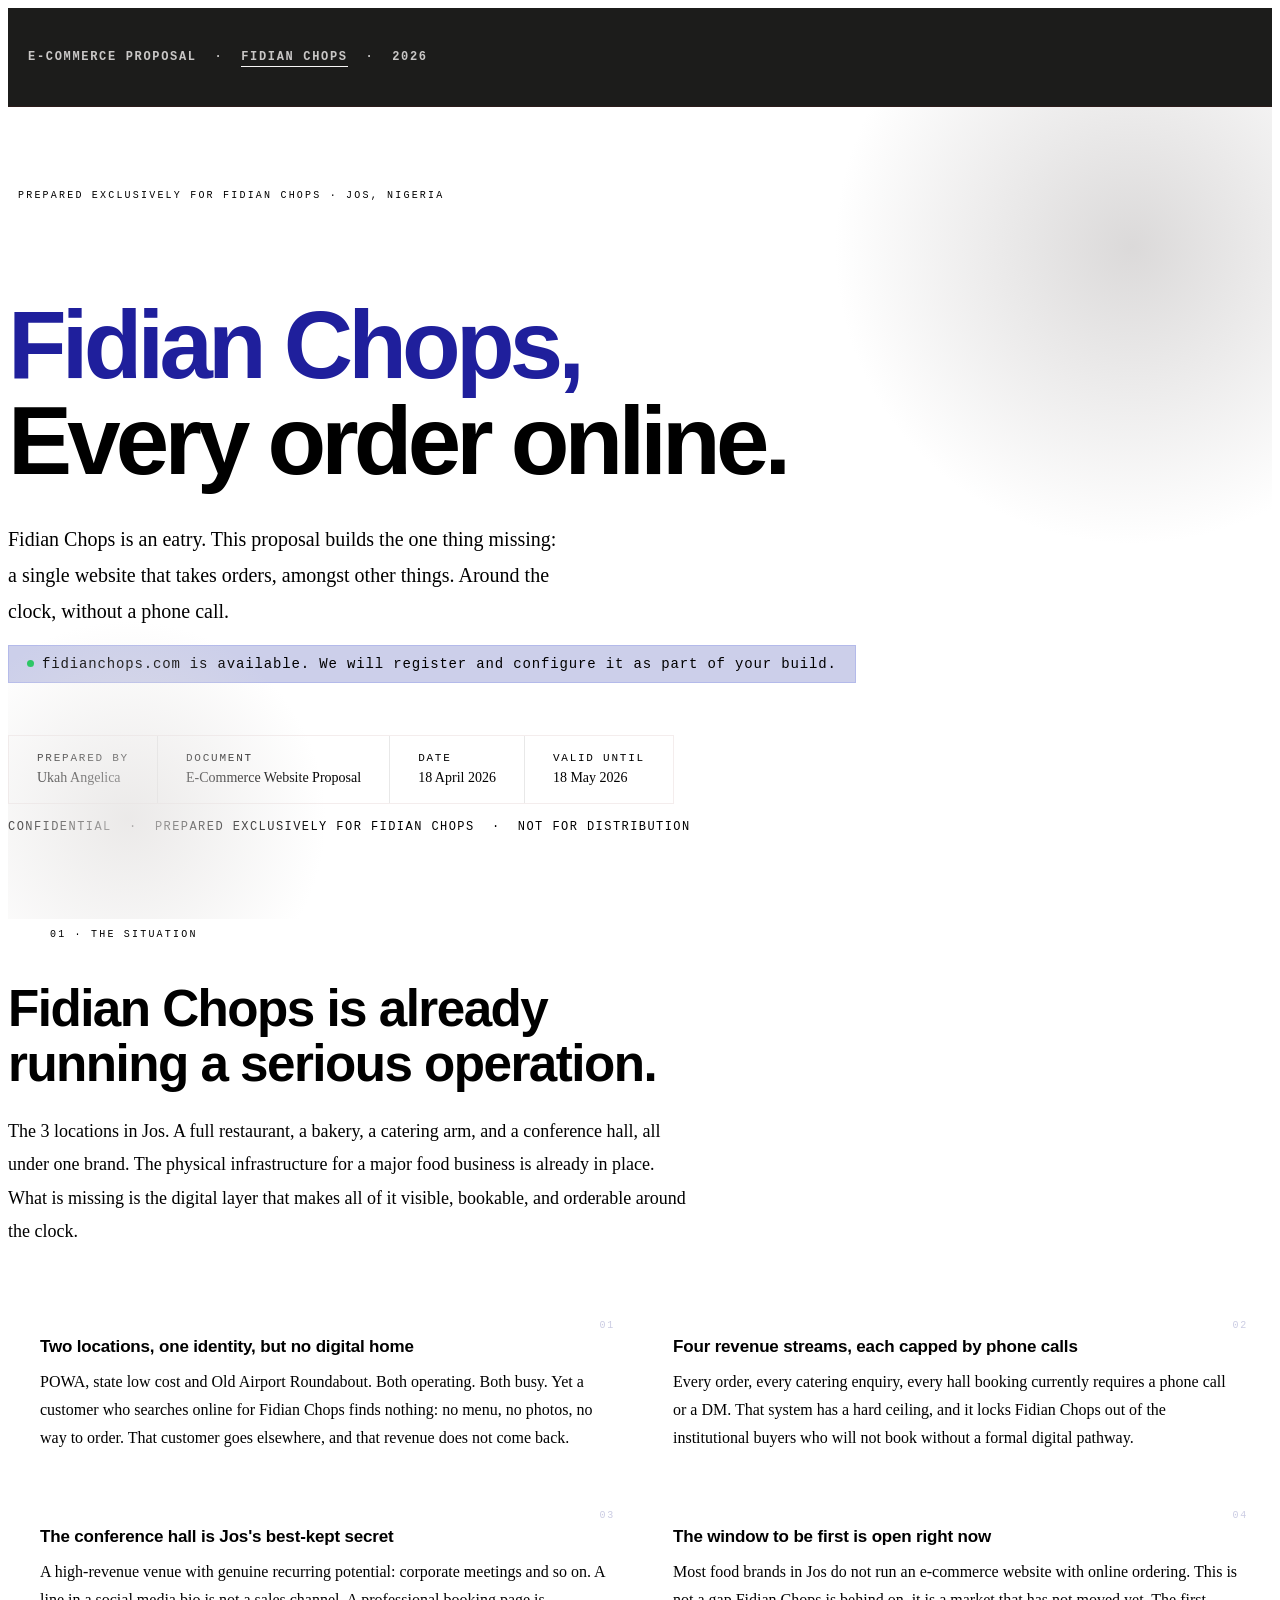
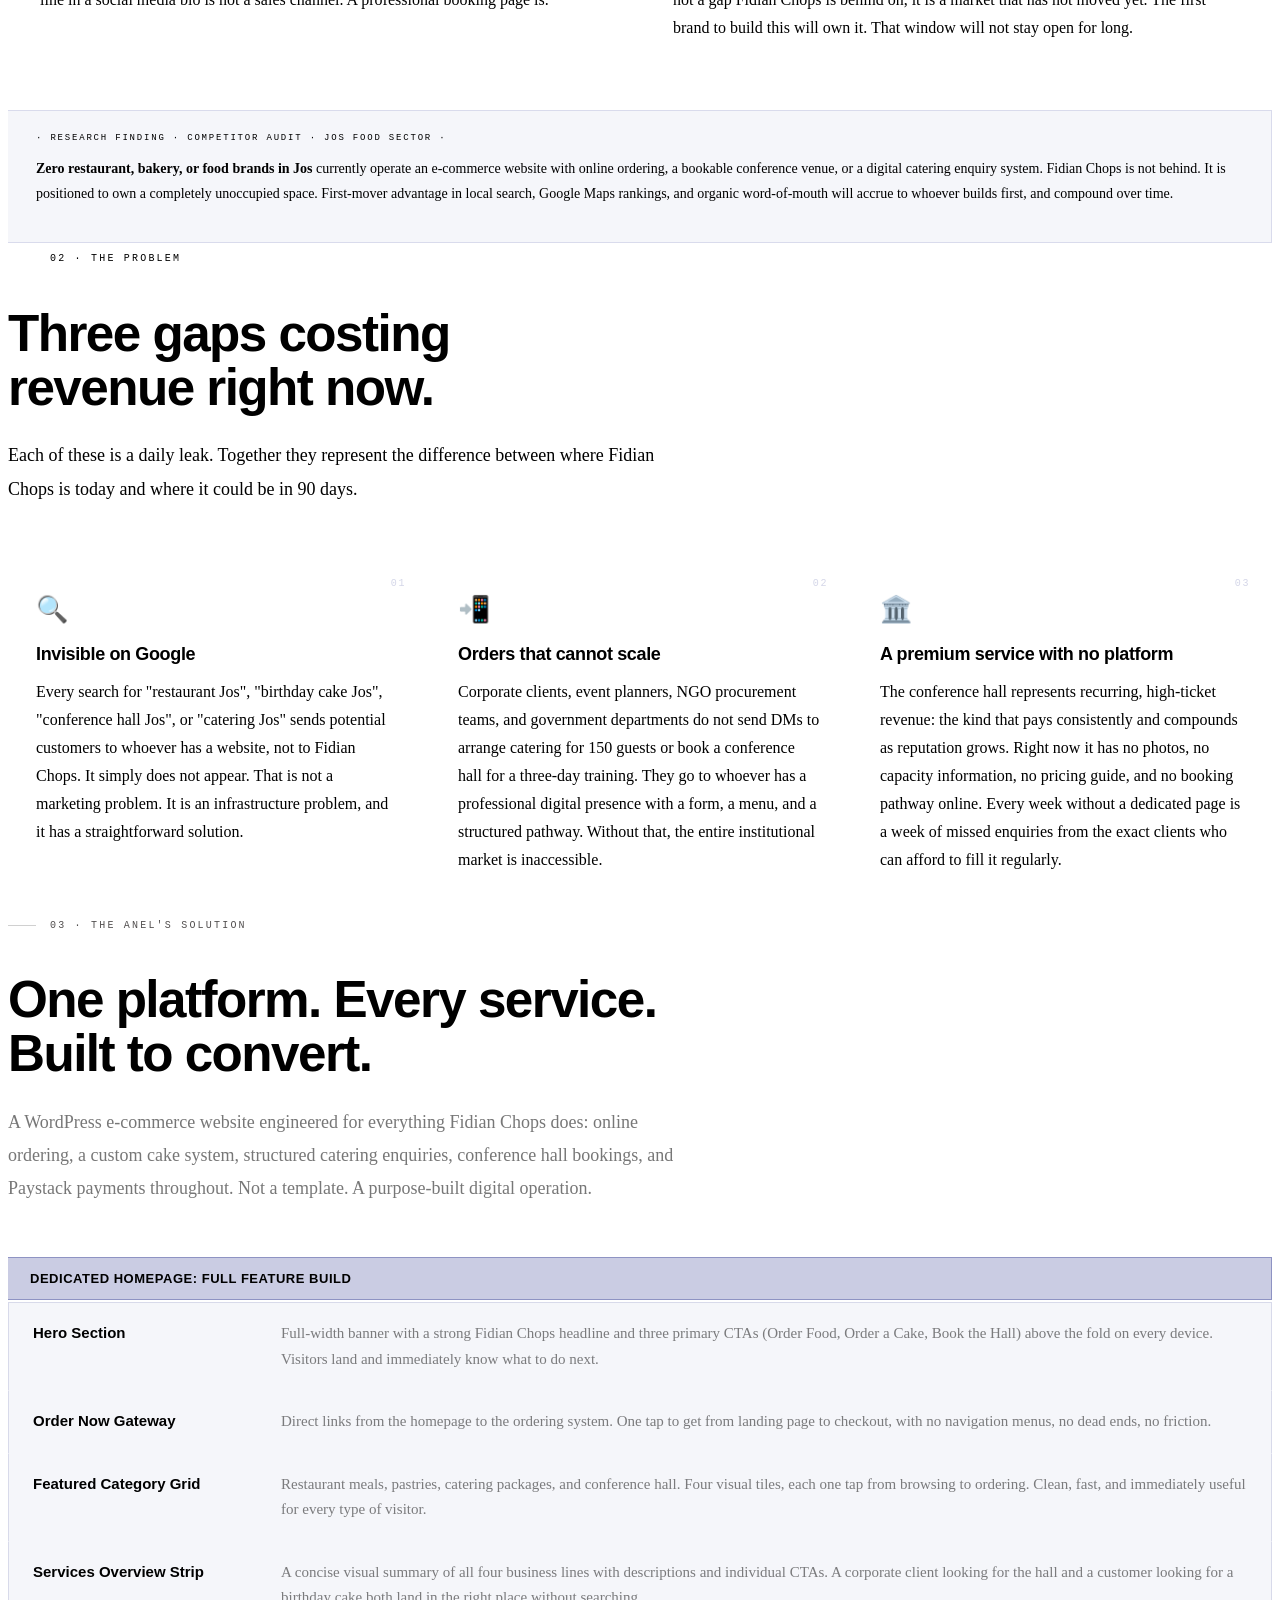
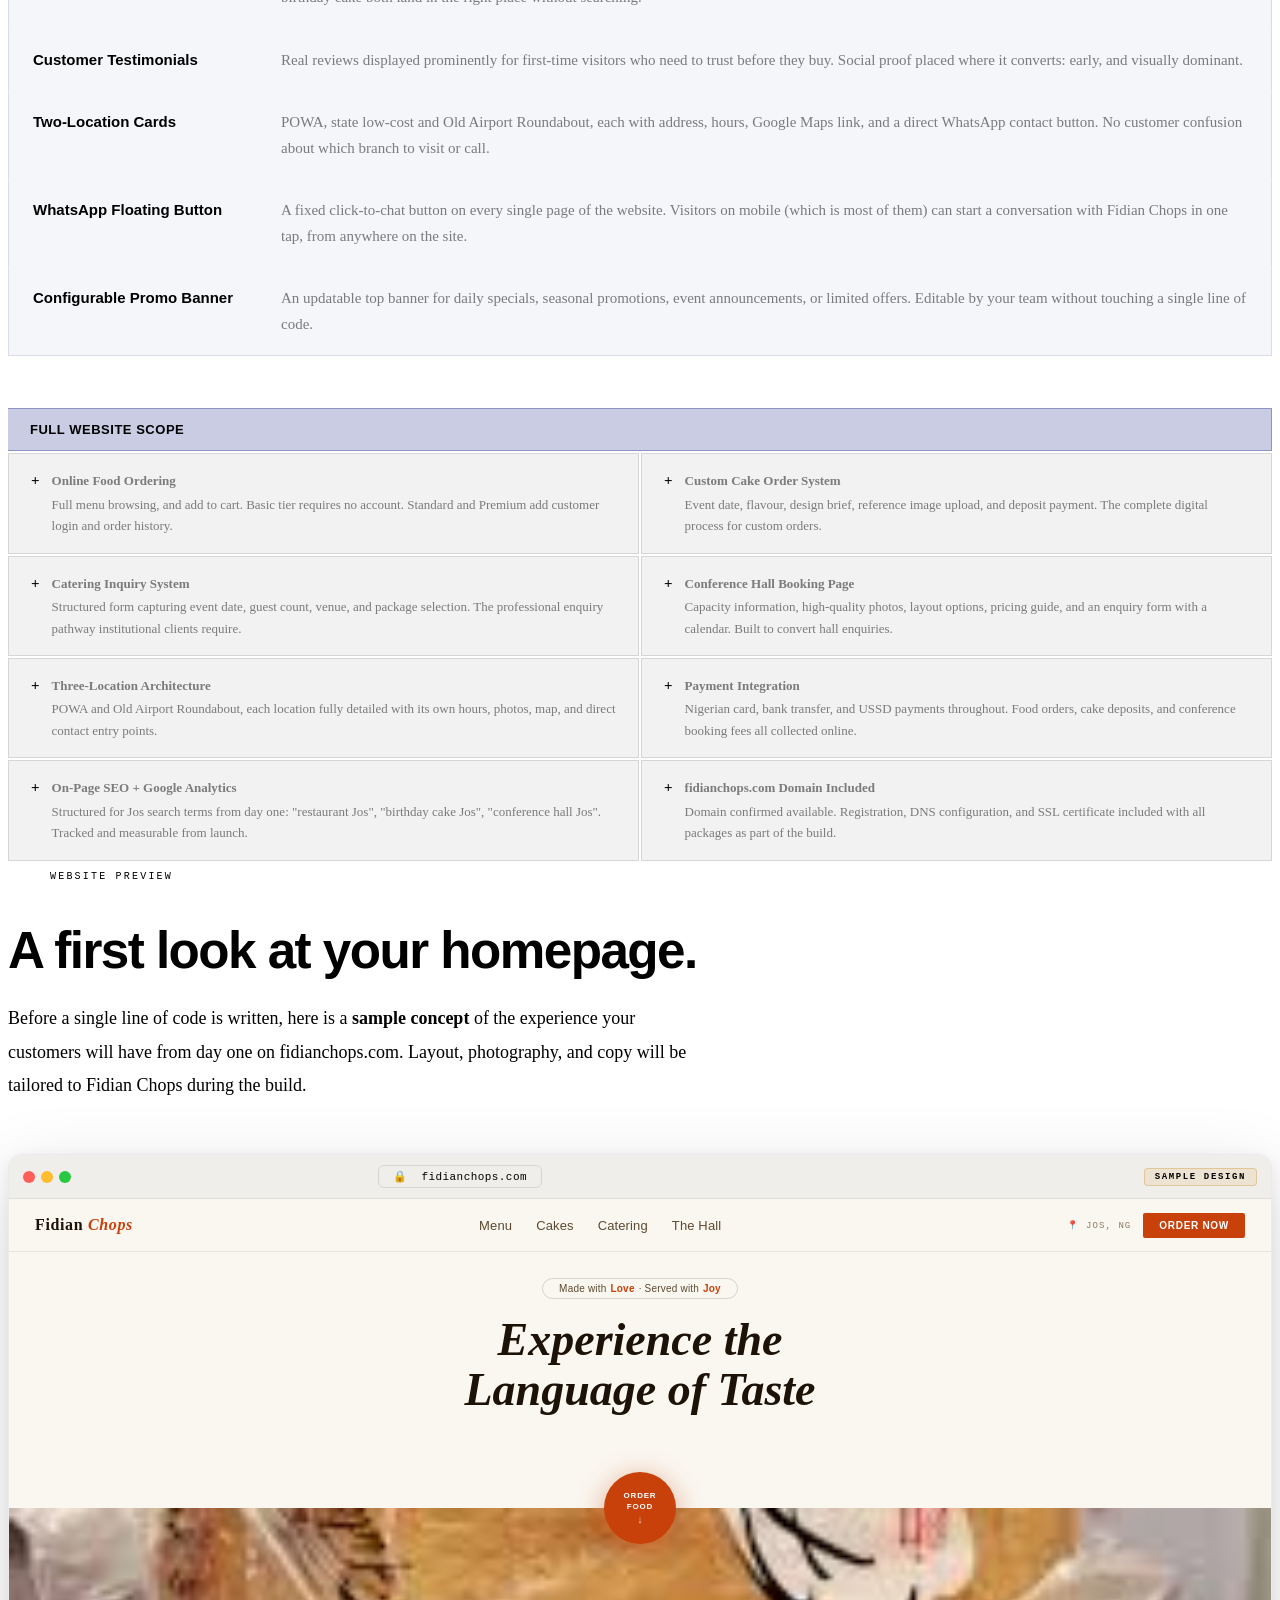
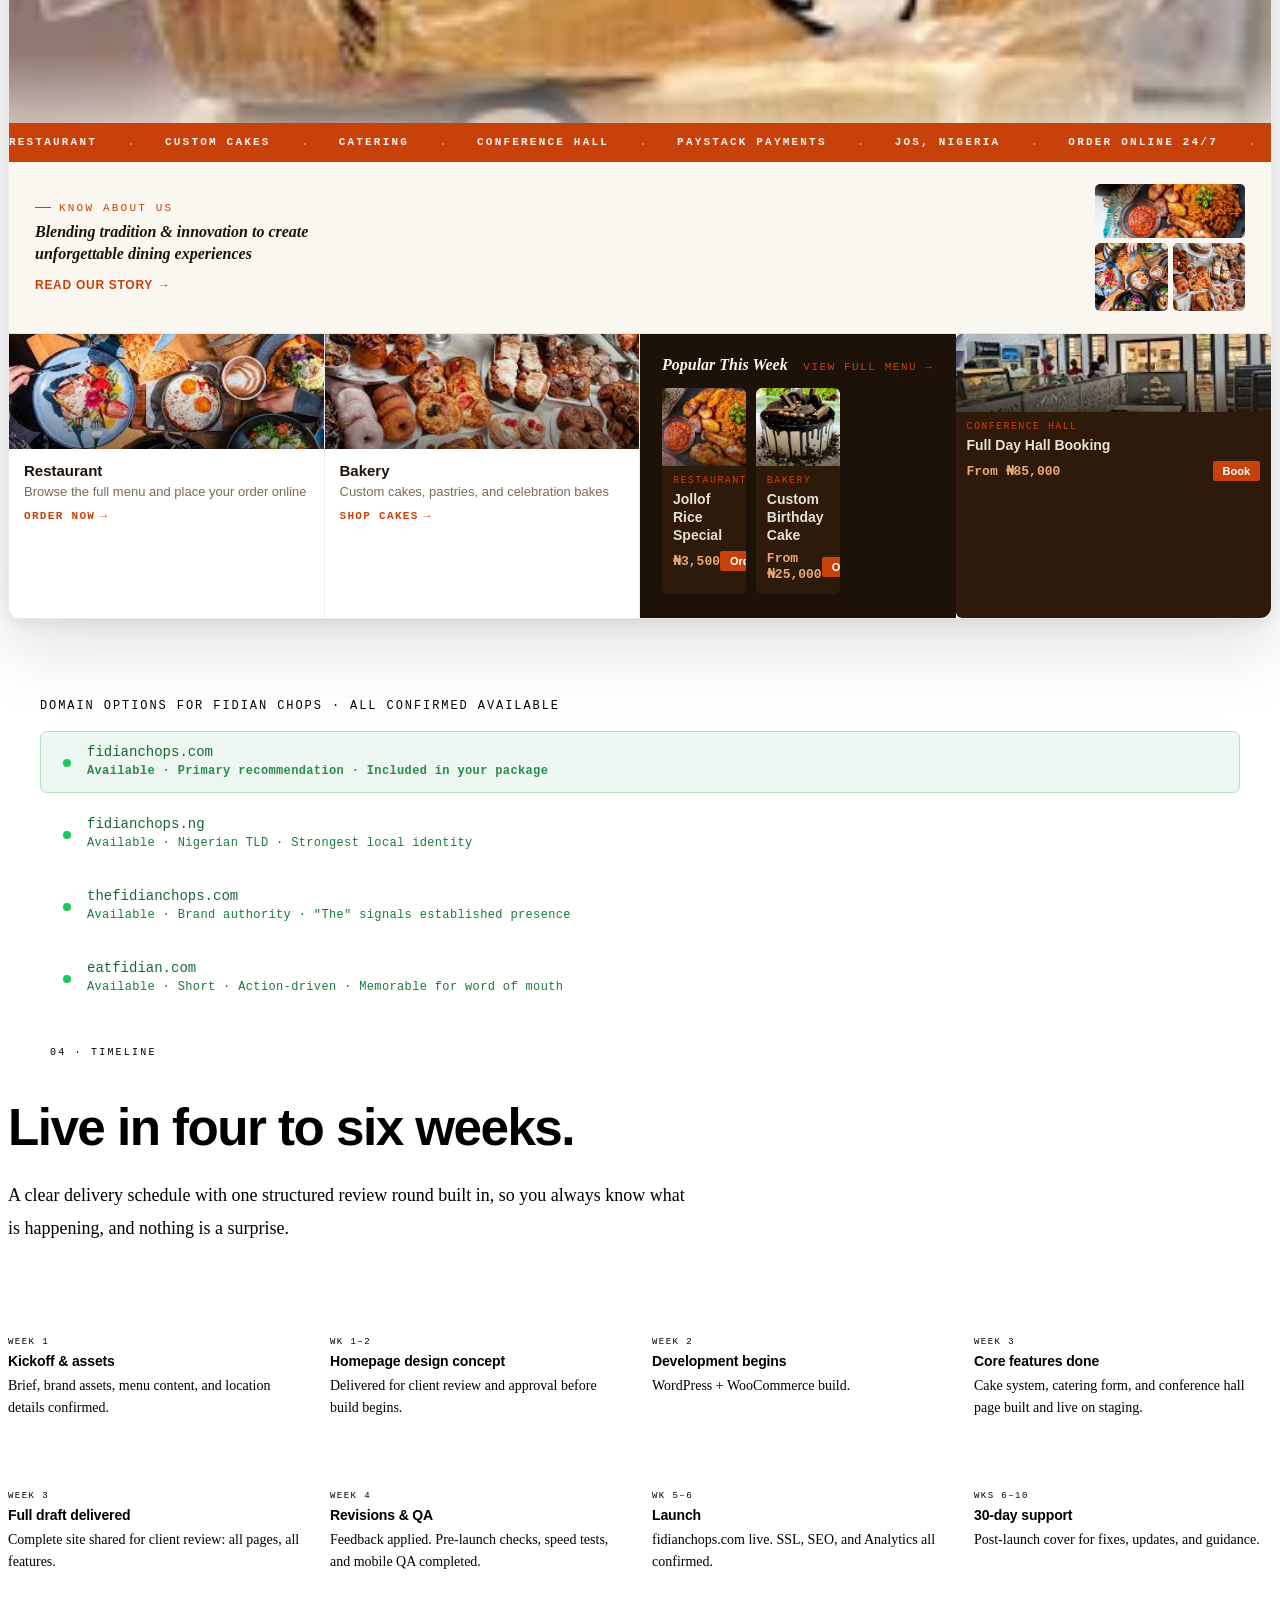
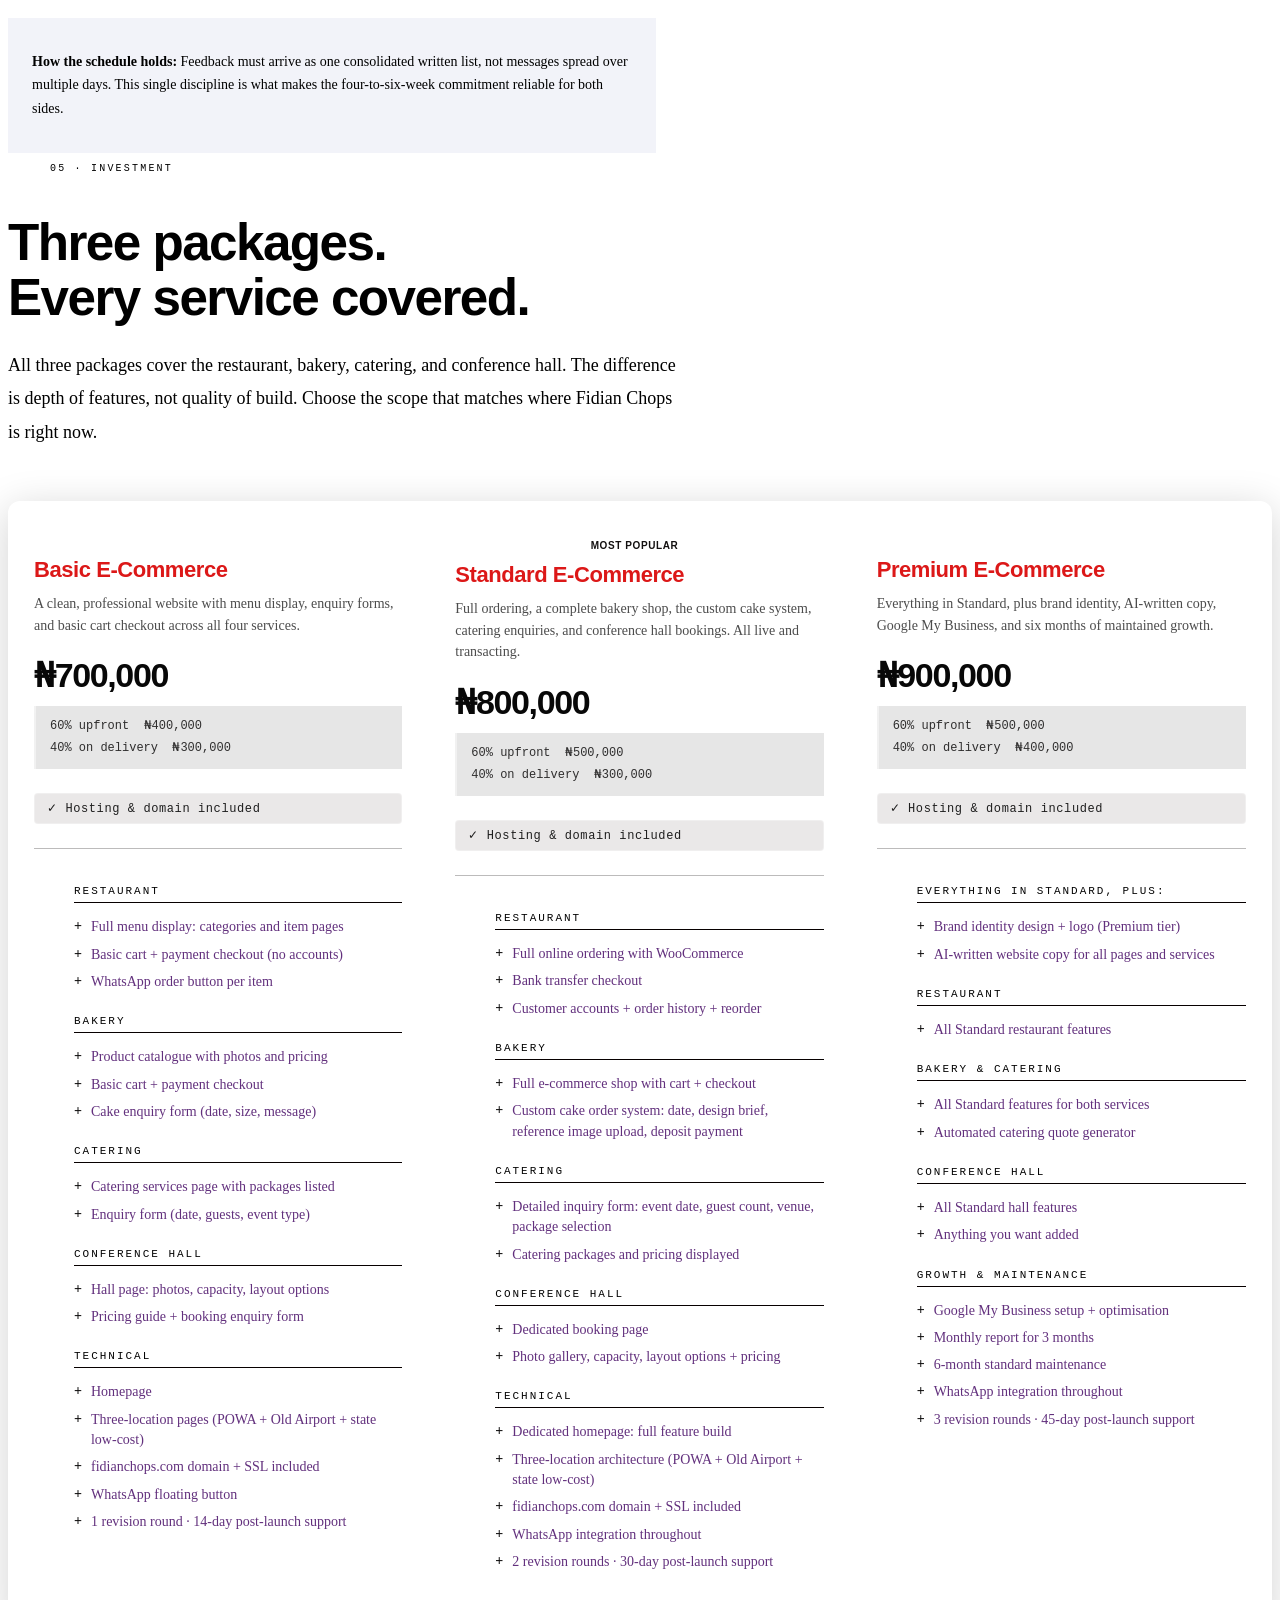
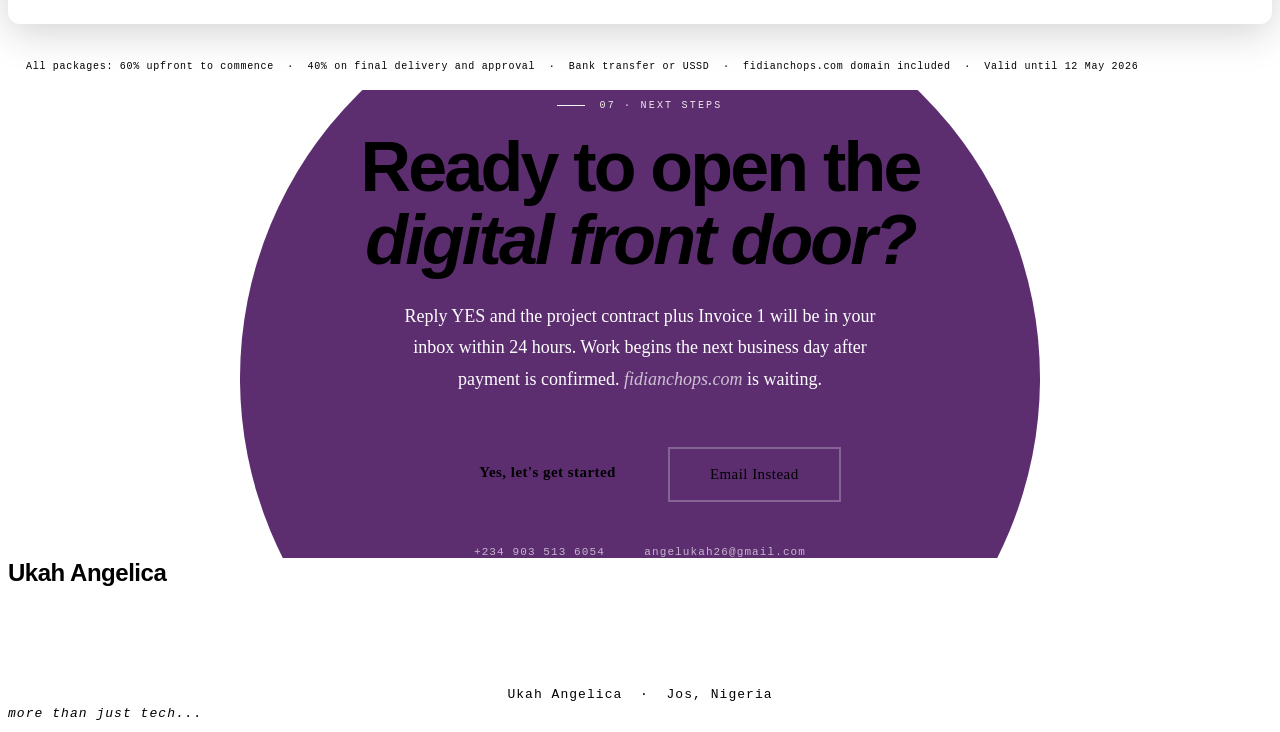
<file: index.html>
<!DOCTYPE html>
<html lang="en">

 <title>E-Commerce Website Proposal: Fidian Chops · Angel</title>
<head>
    <meta charset="UTF-8">
    <meta name="viewport" content="width=device-width, initial-scale=1.0">
    <title>PROPOSAL WEBSITE</title>
    <link rel="stylesheet" href="style.css">
    <script src="script.js"></script>
<meta name="viewport" content="width=device-width, initial-scale=1.0">
<meta name="description" content="A purpose-built e-commerce website for Fidian Chops: restaurant, bakery, catering, and conference hall. Jos, Nigeria.">
</head>
<body>
    <nav>
  <div class="inner">
    <div class="nav-label mono">E-Commerce Proposal &nbsp;·&nbsp; <span>Fidian Chops</span> &nbsp;·&nbsp; 2026</div>
  </div>
</nav>
    
<div class="hero">
  <div class="hero-glow"></div>
  <div class="hero-glow2"></div>
  <div class="inner">

    <p class="hero-tag">Prepared exclusively for Fidian Chops · Jos, Nigeria</p>

    <h1 class="hero-h1">
      Fidian Chops,<br>
      <span class="line2">Every order online.</span>
    </h1>

    <p class="hero-sub">
      Fidian Chops is an eatry. This proposal builds the one thing missing: a single website that takes orders, amongst other things. Around the clock, without a phone call.
    </p>

    <div class="domain-badge">
      <span class="dot-live"></span>
      fidianchops.com is available. We will register and configure it as part of your build.
    </div>

    <div class="hero-meta">
      <div class="meta-cell">
        <div class="meta-label">Prepared by</div>
        <div class="meta-val">Ukah Angelica</div>
      </div>
      <div class="meta-cell">
        <div class="meta-label">Document</div>
        <div class="meta-val">E-Commerce Website Proposal</div>
      </div>
      <div class="meta-cell">
        <div class="meta-label">Date</div>
        <div class="meta-val">18 April 2026</div>
      </div>
      <div class="meta-cell">
        <div class="meta-label">Valid Until</div>
        <div class="meta-val">18 May 2026</div>
      </div>
    </div>

    <p class="hero-validity">Confidential &nbsp;·&nbsp; Prepared exclusively for Fidian Chops &nbsp;·&nbsp; Not for distribution</p>
  </div>
</div>
<section id="situation" class="light">
  <div class="inner">

    <p class="s-eyebrow rv-el">01 · The Situation</p>
    <h2 class="s-title rv-el d1">Fidian Chops is already<br>running a serious operation.</h2>
    <p class="s-lead rv-el d2">
      The 3 locations in Jos. A full restaurant, a bakery, a catering arm, and a conference hall, all under one brand. The physical infrastructure for a major food business is already in place. What is missing is the digital layer that makes all of it visible, bookable, and orderable around the clock.
    </p>

    <div class="sit-grid rv-el d2">
      <div class="sit-card">
        <span class="sit-num">01</span>
        <div class="sit-title">Two locations, one identity, but no digital home</div>
        <div class="sit-body">POWA, state low cost and Old Airport Roundabout. Both operating. Both busy. Yet a customer who searches online for Fidian Chops finds nothing: no menu, no photos, no way to order. That customer goes elsewhere, and that revenue does not come back.</div>
      </div>
      <div class="sit-card">
        <span class="sit-num">02</span>
        <div class="sit-title">Four revenue streams, each capped by phone calls</div>
        <div class="sit-body">Every order, every catering enquiry, every hall booking currently requires a phone call or a DM. That system has a hard ceiling, and it locks Fidian Chops out of the institutional buyers who will not book without a formal digital pathway.</div>
      </div>
      <div class="sit-card">
        <span class="sit-num">03</span>
        <div class="sit-title">The conference hall is Jos's best-kept secret</div>
        <div class="sit-body">A high-revenue venue with genuine recurring potential: corporate meetings and so on. A line in a social media bio is not a sales channel. A professional booking page is.</div>
      </div>
      <div class="sit-card">
        <span class="sit-num">04</span>
        <div class="sit-title">The window to be first is open right now</div>
        <div class="sit-body">Most food brands in Jos do not run an e-commerce website with online ordering. This is not a gap Fidian Chops is behind on, it is a market that has not moved yet. The first brand to build this will own it. That window will not stay open for long.</div>
      </div>
    </div>

    <div class="research-note rv-el d3">
      <div class="research-tag">· Research Finding · Competitor Audit · Jos Food Sector ·</div>
      <p>
        <strong>Zero restaurant, bakery, or food brands in Jos</strong> currently operate an e-commerce website with online ordering, a bookable conference venue, or a digital catering enquiry system. Fidian Chops is not behind. It is positioned to own a completely unoccupied space. First-mover advantage in local search, Google Maps rankings, and organic word-of-mouth will accrue to whoever builds first, and compound over time.
      </p>
    </div>

  </div>
</section>

<!-- ═══════════════════════════════════════
     02  PROBLEM
════════════════════════════════════════ -->
<section id="problem" class="light" style="background:var(--cream);">
  <div class="inner">

    <p class="s-eyebrow rv-el">02 · The Problem</p>
    <h2 class="s-title rv-el d1">Three gaps costing<br>revenue right now.</h2>
    <p class="s-lead rv-el d2">
      Each of these is a daily leak. Together they represent the difference between where Fidian Chops is today and where it could be in 90 days.
    </p>

    <div class="prob-grid">
      <div class="prob-card rv-el d1">
        <span class="prob-num">01</span>
        <span class="prob-icon">🔍</span>
        <div class="prob-title">Invisible on Google</div>
        <div class="prob-body">Every search for "restaurant Jos", "birthday cake Jos", "conference hall Jos", or "catering Jos" sends potential customers to whoever has a website, not to Fidian Chops. It simply does not appear. That is not a marketing problem. It is an infrastructure problem, and it has a straightforward solution.</div>
      </div>
      <div class="prob-card rv-el d2">
        <span class="prob-num">02</span>
        <span class="prob-icon">📲</span>
        <div class="prob-title">Orders that cannot scale</div>
        <div class="prob-body">Corporate clients, event planners, NGO procurement teams, and government departments do not send DMs to arrange catering for 150 guests or book a conference hall for a three-day training. They go to whoever has a professional digital presence with a form, a menu, and a structured pathway. Without that, the entire institutional market is inaccessible.</div>
      </div>
      <div class="prob-card rv-el d3">
        <span class="prob-num">03</span>
        <span class="prob-icon">🏛️</span>
        <div class="prob-title">A premium service with no platform</div>
        <div class="prob-body">The conference hall represents recurring, high-ticket revenue: the kind that pays consistently and compounds as reputation grows. Right now it has no photos, no capacity information, no pricing guide, and no booking pathway online. Every week without a dedicated page is a week of missed enquiries from the exact clients who can afford to fill it regularly.</div>
      </div>
    </div>

  </div>
</section>

<!-- ═══════════════════════════════════════
     03  SOLUTION  (dark)
════════════════════════════════════════ -->
<section id="solution" class="dark">
  <div class="inner">

    <p class="s-eyebrow rv-el">03 · The Anel's Solution</p>
    <h2 class="s-title rv-el d1">One platform. Every service.<br>Built to convert.</h2>
    <p class="s-lead rv-el d2">
      A WordPress e-commerce website engineered for everything Fidian Chops does: online ordering, a custom cake system, structured catering enquiries, conference hall bookings, and Paystack payments throughout. Not a template. A purpose-built digital operation.
    </p>

    <!-- Bar 1 -->
    <div class="sol-bar rv-el d2">Dedicated Homepage: Full Feature Build</div>
    <div class="feat-rows rv-el d3">
      <div class="feat-row">
        <div class="feat-lbl">Hero Section</div>
        <div class="feat-desc">Full-width banner with a strong Fidian Chops headline and three primary CTAs (Order Food, Order a Cake, Book the Hall) above the fold on every device. Visitors land and immediately know what to do next.</div>
      </div>
      <div class="feat-row">
        <div class="feat-lbl">Order Now Gateway</div>
        <div class="feat-desc">Direct links from the homepage to the ordering system. One tap to get from landing page to checkout, with no navigation menus, no dead ends, no friction.</div>
      </div>
      <div class="feat-row">
        <div class="feat-lbl">Featured Category Grid</div>
        <div class="feat-desc">Restaurant meals, pastries, catering packages, and conference hall. Four visual tiles, each one tap from browsing to ordering. Clean, fast, and immediately useful for every type of visitor.</div>
      </div>
      <div class="feat-row">
        <div class="feat-lbl">Services Overview Strip</div>
        <div class="feat-desc">A concise visual summary of all four business lines with descriptions and individual CTAs. A corporate client looking for the hall and a customer looking for a birthday cake both land in the right place without searching.</div>
      </div>
      <div class="feat-row">
        <div class="feat-lbl">Customer Testimonials</div>
        <div class="feat-desc">Real reviews displayed prominently for first-time visitors who need to trust before they buy. Social proof placed where it converts: early, and visually dominant.</div>
      </div>
      <div class="feat-row">
        <div class="feat-lbl">Two-Location Cards</div>
        <div class="feat-desc">POWA, state low-cost and Old Airport Roundabout, each with address, hours, Google Maps link, and a direct WhatsApp contact button. No customer confusion about which branch to visit or call.</div>
      </div>
      <div class="feat-row">
        <div class="feat-lbl">WhatsApp Floating Button</div>
        <div class="feat-desc">A fixed click-to-chat button on every single page of the website. Visitors on mobile (which is most of them) can start a conversation with Fidian Chops in one tap, from anywhere on the site.</div>
      </div>
      <div class="feat-row">
        <div class="feat-lbl">Configurable Promo Banner</div>
        <div class="feat-desc">An updatable top banner for daily specials, seasonal promotions, event announcements, or limited offers. Editable by your team without touching a single line of code.</div>
      </div>
    </div>

    <!-- Bar 2 -->
    <div class="sol-bar rv-el">Full Website Scope</div>
    <div class="chk-grid rv-el d1">
      <div class="chk-item">
        <span class="chk-plus">+</span>
        <div class="chk-text">
          <strong>Online Food Ordering</strong>
          Full menu browsing, and add to cart. Basic tier requires no account. Standard and Premium add customer login and order history.
        </div>
      </div>
      <div class="chk-item">
        <span class="chk-plus">+</span>
        <div class="chk-text">
          <strong>Custom Cake Order System</strong>
          Event date, flavour, design brief, reference image upload, and deposit payment. The complete digital process for custom orders.
        </div>
      </div>
      <div class="chk-item">
        <span class="chk-plus">+</span>
        <div class="chk-text">
          <strong>Catering Inquiry System</strong>
          Structured form capturing event date, guest count, venue, and package selection. The professional enquiry pathway institutional clients require.
        </div>
      </div>
      <div class="chk-item">
        <span class="chk-plus">+</span>
        <div class="chk-text">
          <strong>Conference Hall Booking Page</strong>
          Capacity information, high-quality photos, layout options, pricing guide, and an enquiry form with a calendar. Built to convert hall enquiries.
        </div>
      </div>
      <div class="chk-item">
        <span class="chk-plus">+</span>
        <div class="chk-text">
          <strong>Three-Location Architecture</strong>
          POWA and Old Airport Roundabout, each location fully detailed with its own hours, photos, map, and direct contact entry points.
        </div>
      </div>
      <div class="chk-item">
        <span class="chk-plus">+</span>
        <div class="chk-text">
          <strong>Payment Integration</strong>
          Nigerian card, bank transfer, and USSD payments throughout. Food orders, cake deposits, and conference booking fees all collected online.
        </div>
      </div>
      <div class="chk-item">
        <span class="chk-plus">+</span>
        <div class="chk-text">
          <strong>On-Page SEO + Google Analytics</strong>
          Structured for Jos search terms from day one: "restaurant Jos", "birthday cake Jos", "conference hall Jos". Tracked and measurable from launch.
        </div>
      </div>
      <div class="chk-item">
        <span class="chk-plus">+</span>
        <div class="chk-text">
          <strong>fidianchops.com Domain Included</strong>
          Domain confirmed available. Registration, DNS configuration, and SSL certificate included with all packages as part of the build.
        </div>
      </div>
    </div>

  </div>
</section>

<!-- ═══════════════════════════════════════
     WEBSITE PREVIEW
════════════════════════════════════════ -->
<section id="preview" class="light">
  <div class="inner">

    <p class="s-eyebrow rv-el">Website Preview</p>
    <h2 class="s-title rv-el d1 light">A first look at your homepage.</h2>
    <p class="s-lead rv-el d2">Before a single line of code is written, here is a <strong>sample concept</strong> of the experience your customers will have from day one on fidianchops.com. Layout, photography, and copy will be tailored to Fidian Chops during the build.</p>

    <div class="browser-frame rv-el d2">
      <div class="browser-chrome">
        <div class="browser-dots"><span></span><span></span><span></span></div>
        <div class="browser-url">🔒&nbsp; fidianchops.com</div>
        <div class="browser-sample-badge">SAMPLE DESIGN</div>
      </div>
      <div class="browser-body">

        <!-- Nav -->
        <div class="wf-nav">
          <div class="wf-logo">Fidian <em>Chops</em></div>
          <div class="wf-nav-center">
            <span>Menu</span>
            <span>Cakes</span>
            <span>Catering</span>
            <span>The Hall</span>
          </div>
          <div class="wf-nav-right">
            <span class="wf-nav-loc">📍 Jos, NG</span>
            <span class="wf-cta-nav">Order Now</span>
          </div>
        </div>

        <!-- Above fold: cream section with headline -->
        <div class="wf-above-fold">
          <div class="wf-pill">Made with <strong>Love</strong> · Served with <strong>Joy</strong></div>
          <div class="wf-h1">Experience the<br>Language of Taste</div>
          <div class="wf-order-circle">
            <span>ORDER<br>FOOD</span>
            <div class="wf-order-arrow">↓</div>
          </div>
        </div>

        <!-- Hero photo — full-bleed Nigerian food spread -->
        <div class="wf-hero">
          <img src="../IMAGES/imagess.jpeg" alt="Fidian Chops food spread" loading="lazy">
        </div>

        <!-- Ticker -->
        <div class="wf-ticker">
          <div class="wf-ticker-inner">
            <span class="wf-tick-item">Restaurant</span><span class="wf-tick-dot">·</span>
            <span class="wf-tick-item">Custom Cakes</span><span class="wf-tick-dot">·</span>
            <span class="wf-tick-item">Catering</span><span class="wf-tick-dot">·</span>
            <span class="wf-tick-item">Conference Hall</span><span class="wf-tick-dot">·</span>
            <span class="wf-tick-item">Paystack Payments</span><span class="wf-tick-dot">·</span>
            <span class="wf-tick-item">Jos, Nigeria</span><span class="wf-tick-dot">·</span>
            <span class="wf-tick-item">Order Online 24/7</span><span class="wf-tick-dot">·</span>
            <span class="wf-tick-item">Restaurant</span><span class="wf-tick-dot">·</span>
            <span class="wf-tick-item">Custom Cakes</span><span class="wf-tick-dot">·</span>
            <span class="wf-tick-item">Catering</span><span class="wf-tick-dot">·</span>
            <span class="wf-tick-item">Conference Hall</span><span class="wf-tick-dot">·</span>
            <span class="wf-tick-item">Payments</span><span class="wf-tick-dot">·</span>
            <span class="wf-tick-item">Jos, Nigeria</span><span class="wf-tick-dot">·</span>
            <span class="wf-tick-item">Order Online 24/7</span><span class="wf-tick-dot">·</span>
          </div>
        </div>

        <!-- About strip -->
        <div class="wf-about">
          <div>
            <div class="wf-about-eyebrow">Know About Us</div>
            <div class="wf-about-copy">Blending tradition &amp; innovation to create unforgettable dining experiences</div>
            <div class="wf-about-cta">Read Our Story</div>
          </div>
          <div class="wf-about-photos">
            <div class="wf-about-photo wide">
              <img src="../IMAGES/images.jpeg" alt="">
            </div>
            <div class="wf-about-photo">
              <img src="../IMAGES/downloadd.jpeg" alt="">
            </div>
            <div class="wf-about-photo">
              <img src="../IMAGES/downloaddd.jpeg" alt="">
            </div>
          </div>
        </div>

        <!-- Services — 2 photo cards -->
        <div class="wf-services">
          <div class="wf-svc-grid">
            <div class="wf-svc-card">
              <div class="wf-svc-img">
                <!-- Nigerian restaurant: rich plated food -->
                <img src="../IMAGES/downloadd.jpeg" alt="Restaurant">
              </div>
              <div class="wf-svc-body">
                <div class="wf-svc-name">Restaurant</div>
                <div class="wf-svc-sub">Browse the full menu and place your order online</div>
                <div class="wf-svc-link">Order Now</div>
              </div>
            </div>
            <div class="wf-svc-card">
              <div class="wf-svc-img">
                <!-- Celebration cake with candles -->
                <img src="../IMAGES/downloaddd.jpeg" alt="Bakery">
              </div>
              <div class="wf-svc-body">
                <div class="wf-svc-name">Bakery</div>
                <div class="wf-svc-sub">Custom cakes, pastries, and celebration bakes</div>
                <div class="wf-svc-link">Shop Cakes</div>
              </div>
            </div>
        <!-- Featured menu — dark editorial -->
        <div class="wf-featured">
          <div class="wf-feat-header">
            <div class="wf-feat-title">Popular This Week</div>
            <div class="wf-feat-more">View full menu →</div>
          </div>
          <div class="wf-feat-grid">
            <div class="wf-feat-card">
              <div class="wf-feat-img">
                <!-- Jollof Rice: tomato-based orange/red rice dish -->
                <img src="../IMAGES/images.jpeg" alt="Jollof Rice">
              </div>
              <div class="wf-feat-info">
                <div class="wf-feat-tag">Restaurant</div>
                <div class="wf-feat-name">Jollof Rice Special</div>
                <div class="wf-feat-footer">
                  <span class="wf-feat-price">₦3,500</span>
                  <span class="wf-feat-order">Order</span>
                </div>
              </div>
            </div>
            <div class="wf-feat-card">
              <div class="wf-feat-img">
                <!-- Custom birthday cake with layers and decoration -->
                <img src="../IMAGES/download.jpeg" alt="Custom Cake">
              </div>
              <div class="wf-feat-info">
                <div class="wf-feat-tag">Bakery</div>
                <div class="wf-feat-name">Custom Birthday Cake</div>
                <div class="wf-feat-footer">
                  <span class="wf-feat-price">From ₦25,000</span>
                  <span class="wf-feat-order">Order</span>
                </div>
              </div>
            </div>

      </div>
    </div>
    <div class="wf-feat-card">
              <div class="wf-feat-img">
                <!-- Banquet / event hall with chairs and lighting -->
                <img src="../IMAGES/imagee.jpeg" alt="Conference Hall">
              </div>
              <div class="wf-feat-info">
                <div class="wf-feat-tag">Conference Hall</div>
                <div class="wf-feat-name">Full Day Hall Booking</div>
                <div class="wf-feat-footer">
                  <span class="wf-feat-price">From ₦85,000</span>
                  <span class="wf-feat-order">Book</span>
                </div>
              </div>
            </div>
          </div>
        </div>

      </div>
    </div>
    
    <!-- Domain suggestions -->
    <div class="domain-suggestions rv-el d3">
      <div class="domain-suggest-label">Domain Options for Fidian Chops · All Confirmed Available</div>
      <div class="domain-list">
        <div class="domain-item recommended">
          <span class="domain-dot-rec"></span>
          <span class="domain-item-name">fidianchops.com</span>
          <span class="domain-item-tag">Available · Primary recommendation · Included in your package</span>
        </div>
        <div class="domain-item domain-avail">
          <span class="domain-dot-rec"></span>
          <span class="domain-item-name">fidianchops.ng</span>
          <span class="domain-item-tag">Available · Nigerian TLD · Strongest local identity</span>
        </div>
        <div class="domain-item domain-avail">
          <span class="domain-dot-rec"></span>
          <span class="domain-item-name">thefidianchops.com</span>
          <span class="domain-item-tag">Available · Brand authority · "The" signals established presence</span>
        </div>
        <div class="domain-item domain-avail">
          <span class="domain-dot-rec"></span>
          <span class="domain-item-name">eatfidian.com</span>
          <span class="domain-item-tag">Available · Short · Action-driven · Memorable for word of mouth</span>
        </div>
      </div>
    </div>

  </div>
</section>
<!-- ═══════════════════════════════════════
     04  TIMELINE
════════════════════════════════════════ -->
<section id="timeline" class="light" style="background:var(--warm);">
  <div class="inner">

    <p class="s-eyebrow rv-el">04 · Timeline</p>
    <h2 class="s-title rv-el d1">Live in four to six weeks.</h2>
    <p class="s-lead rv-el d2">
      A clear delivery schedule with one structured review round built in, so you always know what is happening, and nothing is a surprise.
    </p>

    <div class="tl-track rv-el d2">
      <div class="tl-step key">
        <div class="tl-dot"></div>
        <div class="tl-day">Week 1</div>
        <div class="tl-t">Kickoff &amp; assets</div>
        <div class="tl-b">Brief, brand assets, menu content, and location details confirmed.</div>
      </div>
      <div class="tl-step">
        <div class="tl-dot"></div>
        <div class="tl-day">Wk 1–2</div>
        <div class="tl-t">Homepage design concept</div>
        <div class="tl-b">Delivered for client review and approval before build begins.</div>
      </div>
      <div class="tl-step key">
        <div class="tl-dot"></div>
        <div class="tl-day">Week 2</div>
        <div class="tl-t">Development begins</div>
        <div class="tl-b">WordPress + WooCommerce build.</div>
      </div>
      <div class="tl-step">
        <div class="tl-dot"></div>
        <div class="tl-day">Week 3</div>
        <div class="tl-t">Core features done</div>
        <div class="tl-b">Cake system, catering form, and conference hall page built and live on staging.</div>
      </div>
      <div class="tl-step key">
        <div class="tl-dot"></div>
        <div class="tl-day">Week 3</div>
        <div class="tl-t">Full draft delivered</div>
        <div class="tl-b">Complete site shared for client review: all pages, all features.</div>
      </div>
      <div class="tl-step">
        <div class="tl-dot"></div>
        <div class="tl-day">Week 4</div>
        <div class="tl-t">Revisions &amp; QA</div>
        <div class="tl-b">Feedback applied. Pre-launch checks, speed tests, and mobile QA completed.</div>
      </div>
      <div class="tl-step key">
        <div class="tl-dot"></div>
        <div class="tl-day">Wk 5–6</div>
        <div class="tl-t">Launch</div>
        <div class="tl-b">fidianchops.com live. SSL, SEO, and Analytics all confirmed.</div>
      </div>
      <div class="tl-step">
        <div class="tl-dot"></div>
        <div class="tl-day">Wks 6–10</div>
        <div class="tl-t">30-day support</div>
        <div class="tl-b">Post-launch cover for fixes, updates, and guidance.</div>
      </div>
    </div>

    <div class="tl-note rv-el d3">
      <p><strong>How the schedule holds:</strong> Feedback must arrive as one consolidated written list, not messages spread over multiple days. This single discipline is what makes the four-to-six-week commitment reliable for both sides.</p>
    </div>

  </div>
</section>

<!-- ═══════════════════════════════════════
     05  INVESTMENT  — 3 equal tier cards
════════════════════════════════════════ -->
<section id="investment" class="light">
  <div class="inner">

    <p class="s-eyebrow rv-el">05 · Investment</p>
    <h2 class="s-title rv-el d1">Three packages.<br>Every service covered.</h2>
    <p class="s-lead rv-el d2">
      All three packages cover the restaurant, bakery, catering, and conference hall. The difference is depth of features, not quality of build. Choose the scope that matches where Fidian Chops is right now.
    </p>

    <div class="tiers-wrap rv-el d2">

      <!-- BASIC -->
      <div class="tier">
        <div class="tier-num-label">Package 01</div>
        <div class="tier-name">Basic E-Commerce</div>
        <div class="tier-tagline">A clean, professional website with menu display, enquiry forms, and basic cart checkout across all four services.</div>
        <div class="tier-price">₦700,000</div>
        <div class="tier-split">
          60% upfront &nbsp;₦400,000<br>
          40% on delivery &nbsp;₦300,000
        </div>
        <div class="tier-includes">✓ Hosting &amp; domain included</div>
        <div class="tier-hr"></div>
        <ul class="tier-list">
          <div class="tier-cat">Restaurant</div>
          <li>Full menu display: categories and item pages</li>
          <li>Basic cart + payment checkout (no accounts)</li>
          <li>WhatsApp order button per item</li>

          <div class="tier-cat">Bakery</div>
          <li>Product catalogue with photos and pricing</li>
          <li>Basic cart + payment checkout</li>
          <li>Cake enquiry form (date, size, message)</li>

          <div class="tier-cat">Catering</div>
          <li>Catering services page with packages listed</li>
          <li>Enquiry form (date, guests, event type)</li>

          <div class="tier-cat">Conference Hall</div>
          <li>Hall page: photos, capacity, layout options</li>
          <li>Pricing guide + booking enquiry form</li>

          <div class="tier-cat">Technical</div>
          <li>Homepage </li>
          <li>Three-location pages (POWA + Old Airport + state low-cost)</li>
          <li>fidianchops.com domain + SSL included</li>
          <li>WhatsApp floating button</li>
          <li>1 revision round · 14-day post-launch support</li>
        </ul>
      </div>

      <!-- STANDARD -->
      <div class="tier">
        <div class="tier-num-label">Package 02 &nbsp;·&nbsp; <span class="tier-rec-badge">Most Popular</span></div>
        <div class="tier-name">Standard E-Commerce</div>
        <div class="tier-tagline">Full ordering, a complete bakery shop, the custom cake system, catering enquiries, and conference hall bookings. All live and transacting.</div>
        <div class="tier-price">₦800,000</div>
        <div class="tier-split">
          60% upfront &nbsp;₦500,000<br>
          40% on delivery &nbsp;₦300,000
        </div>
        <div class="tier-includes">✓ Hosting &amp; domain included</div>
        <div class="tier-hr"></div>
        <ul class="tier-list">
          <div class="tier-cat">Restaurant</div>
          <li>Full online ordering with WooCommerce</li>
          <li>Bank transfer checkout</li>
          <li>Customer accounts + order history + reorder</li>

          <div class="tier-cat">Bakery</div>
          <li>Full e-commerce shop with cart + checkout</li>
          <li>Custom cake order system: date, design brief, reference image upload, deposit payment</li>

          <div class="tier-cat">Catering</div>
          <li>Detailed inquiry form: event date, guest count, venue, package selection</li>
          <li>Catering packages and pricing displayed</li>

          <div class="tier-cat">Conference Hall</div>
          <li>Dedicated booking page</li>
          <li>Photo gallery, capacity, layout options + pricing</li>

          <div class="tier-cat">Technical</div>
          <li>Dedicated homepage: full feature build</li>
          <li>Three-location architecture (POWA + Old Airport + state low-cost)</li>
          <li>fidianchops.com domain + SSL included</li>
          <li>WhatsApp integration throughout</li>
          <li>2 revision rounds · 30-day post-launch support</li>
        </ul>
      </div>

      <!-- PREMIUM -->
      <div class="tier">
        <div class="tier-num-label">Package 03</div>
        <div class="tier-name">Premium E-Commerce</div>
        <div class="tier-tagline">Everything in Standard, plus brand identity, AI-written copy, Google My Business, and six months of maintained growth.</div>
        <div class="tier-price">₦900,000</div>
        <div class="tier-split">
          60% upfront &nbsp;₦500,000<br>
          40% on delivery &nbsp;₦400,000
        </div>
        <div class="tier-includes">✓ Hosting &amp; domain included</div>
        <div class="tier-hr"></div>
        <ul class="tier-list">
          <div class="tier-cat">Everything in Standard, plus:</div>
          <li>Brand identity design + logo (Premium tier)</li>
          <li>AI-written website copy for all pages and services</li>

          <div class="tier-cat">Restaurant</div>
          <li>All Standard restaurant features</li>

          <div class="tier-cat">Bakery &amp; Catering</div>
          <li>All Standard features for both services</li>
          <li>Automated catering quote generator</li>

          <div class="tier-cat">Conference Hall</div>
          <li>All Standard hall features</li>
          <li>Anything you want added</li>
          <div class="tier-cat">Growth &amp; Maintenance</div>
          <li>Google My Business setup + optimisation</li>
          <li>Monthly report for 3 months</li>
          <li>6-month standard maintenance</li>
          <li>WhatsApp integration throughout</li>
          <li>3 revision rounds · 45-day post-launch support</li>
        </ul>
      </div>

    </div>

    <div class="inv-note rv-el d3">
      All packages: 60% upfront to commence &nbsp;·&nbsp; 40% on final delivery and approval &nbsp;·&nbsp; Bank transfer or USSD &nbsp;·&nbsp; fidianchops.com domain included &nbsp;·&nbsp; Valid until 12 May 2026
    </div>

  </div>
</section>

<!-- ═══════════════════════════════════════
     07  CTA
════════════════════════════════════════ -->
<section id="cta">
  <div class="inner" style="position:relative;z-index:2;">
    <p class="s-eyebrow rv-el">07 · Next Steps</p>
    <h2 class="cta-title rv-el d1">
      Ready to open the<br><em>digital front door?</em>
    </h2>
    <p class="cta-sub rv-el d2">
      Reply YES and the project contract plus Invoice 1 will be in your inbox within 24 hours. Work begins the next business day after payment is confirmed. <em style="font-style:italic;opacity:.7">fidianchops.com</em> is waiting.
    </p>
    <div class="btn-group rv-el d3">
      <a href="https://wa.me/2349035136054?text=Hello%20Angel%2C%20yes%20let%27s%20get%20started%20on%20the%20Fidian%20Chops%20website." class="btn-p" target="_blank" rel="noopener noreferrer">Yes, let's get started</a>
      <a href="mailto:angelukah26@gmail.com?subject=Fidian%20Chops%20Proposal%20%E2%80%94%20YES" class="btn-s">Email Instead</a>
    </div>
    <div class="contact-row rv-el d4">
      <a href="https://wa.me/234 9035136054" target="_blank" rel="noopener noreferrer">+234 903 513 6054</a>
      <span class="amber-dot"></span>
      <a href="mailto:angelukah26@gmail.com">angelukah26@gmail.com</a>
    </div>
  </div>
</section>

<!-- ═══════════════════════════════════════
     FOOTER
════════════════════════════════════════ -->
<footer>
  <div class="inner">
    <div class="sig-inner">
      <div>
        <div class="sig-name">Ukah Angelica</div>
        <div class="sig-contacts">
          <a href="mailto:angelukah26@gmail.com">angelukah26@gmail.com</a>
          <a href="tel:+234 9035136054">090 3513 6054</a>
        </div>
      </div>
    </div>
    <div class="footer-divider"></div>
    <div class="footer-bottom">
            </div>
      <div class="footer-addr">Ukah Angelica &nbsp;·&nbsp; Jos, Nigeria</div>
      <div class="footer-tagline">more than just tech...</div>
    </div>
  </div>
</footer>

</body>
</html>
</file>
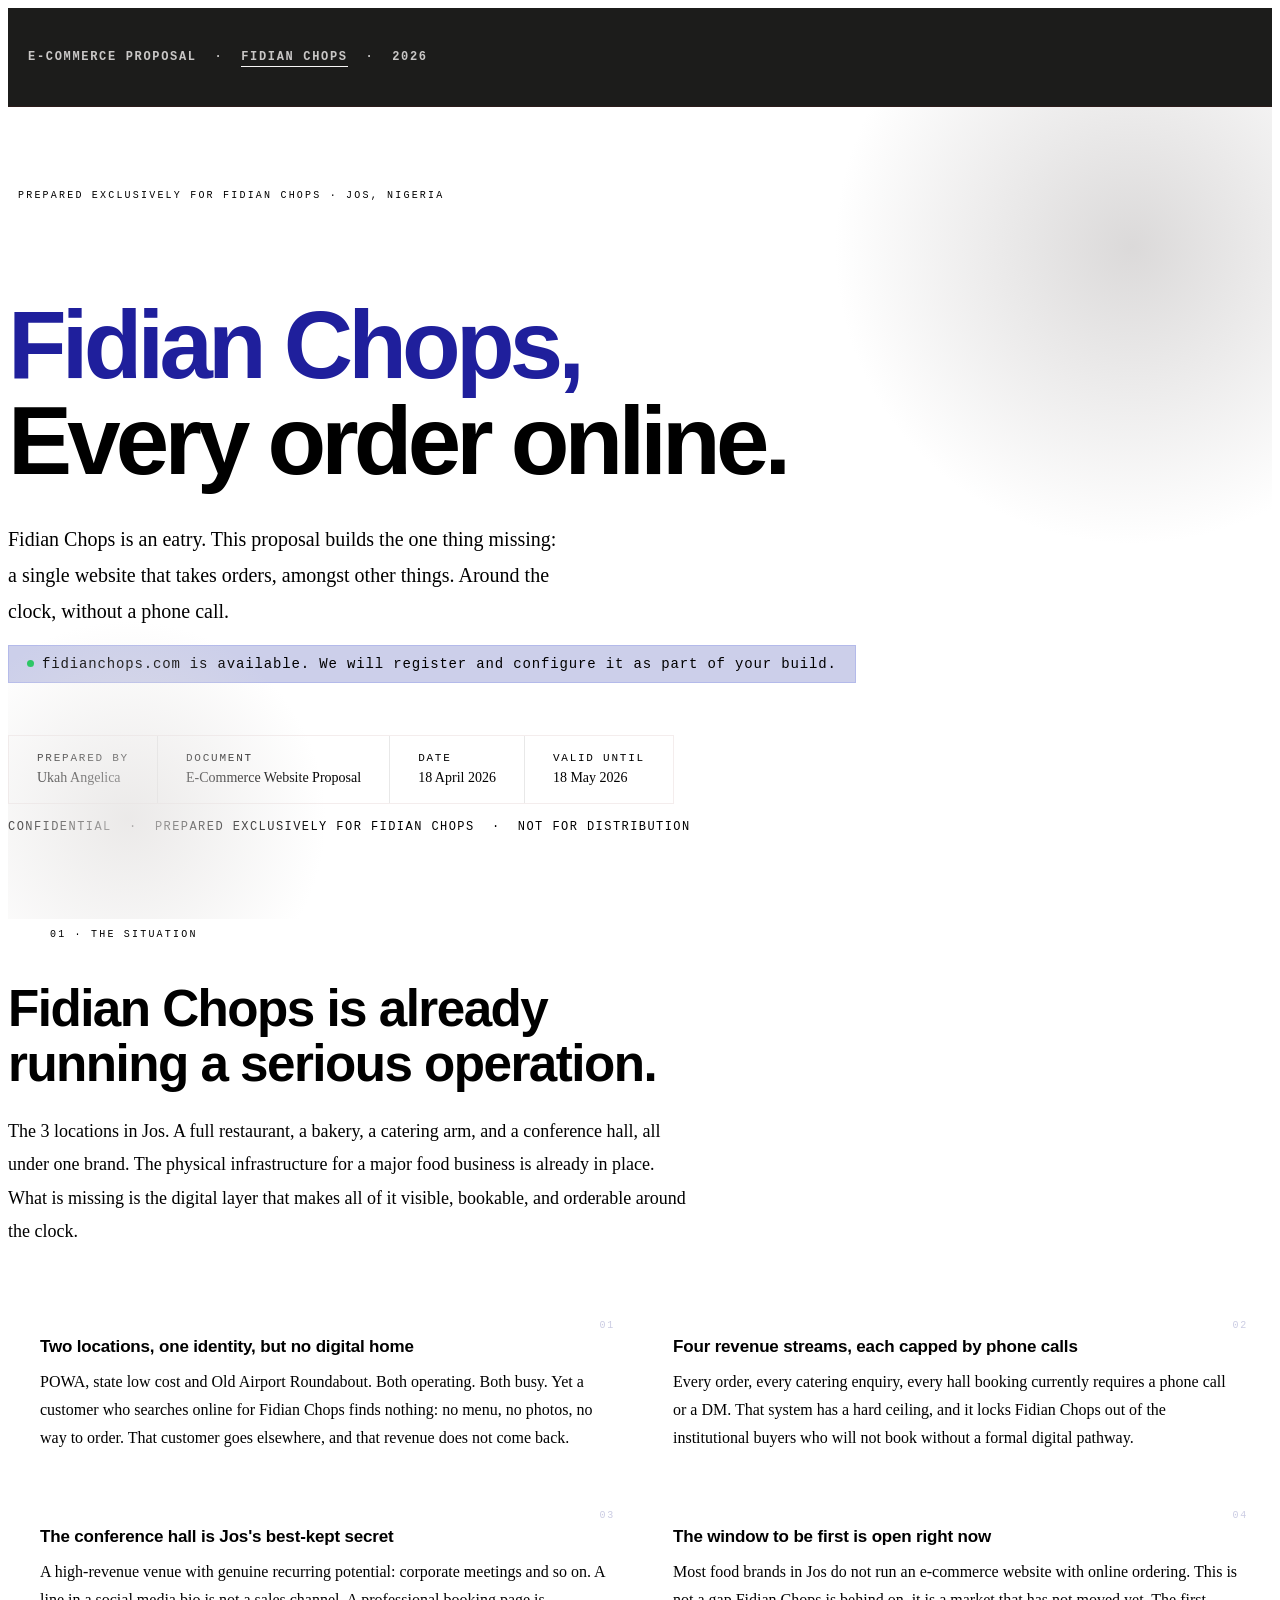
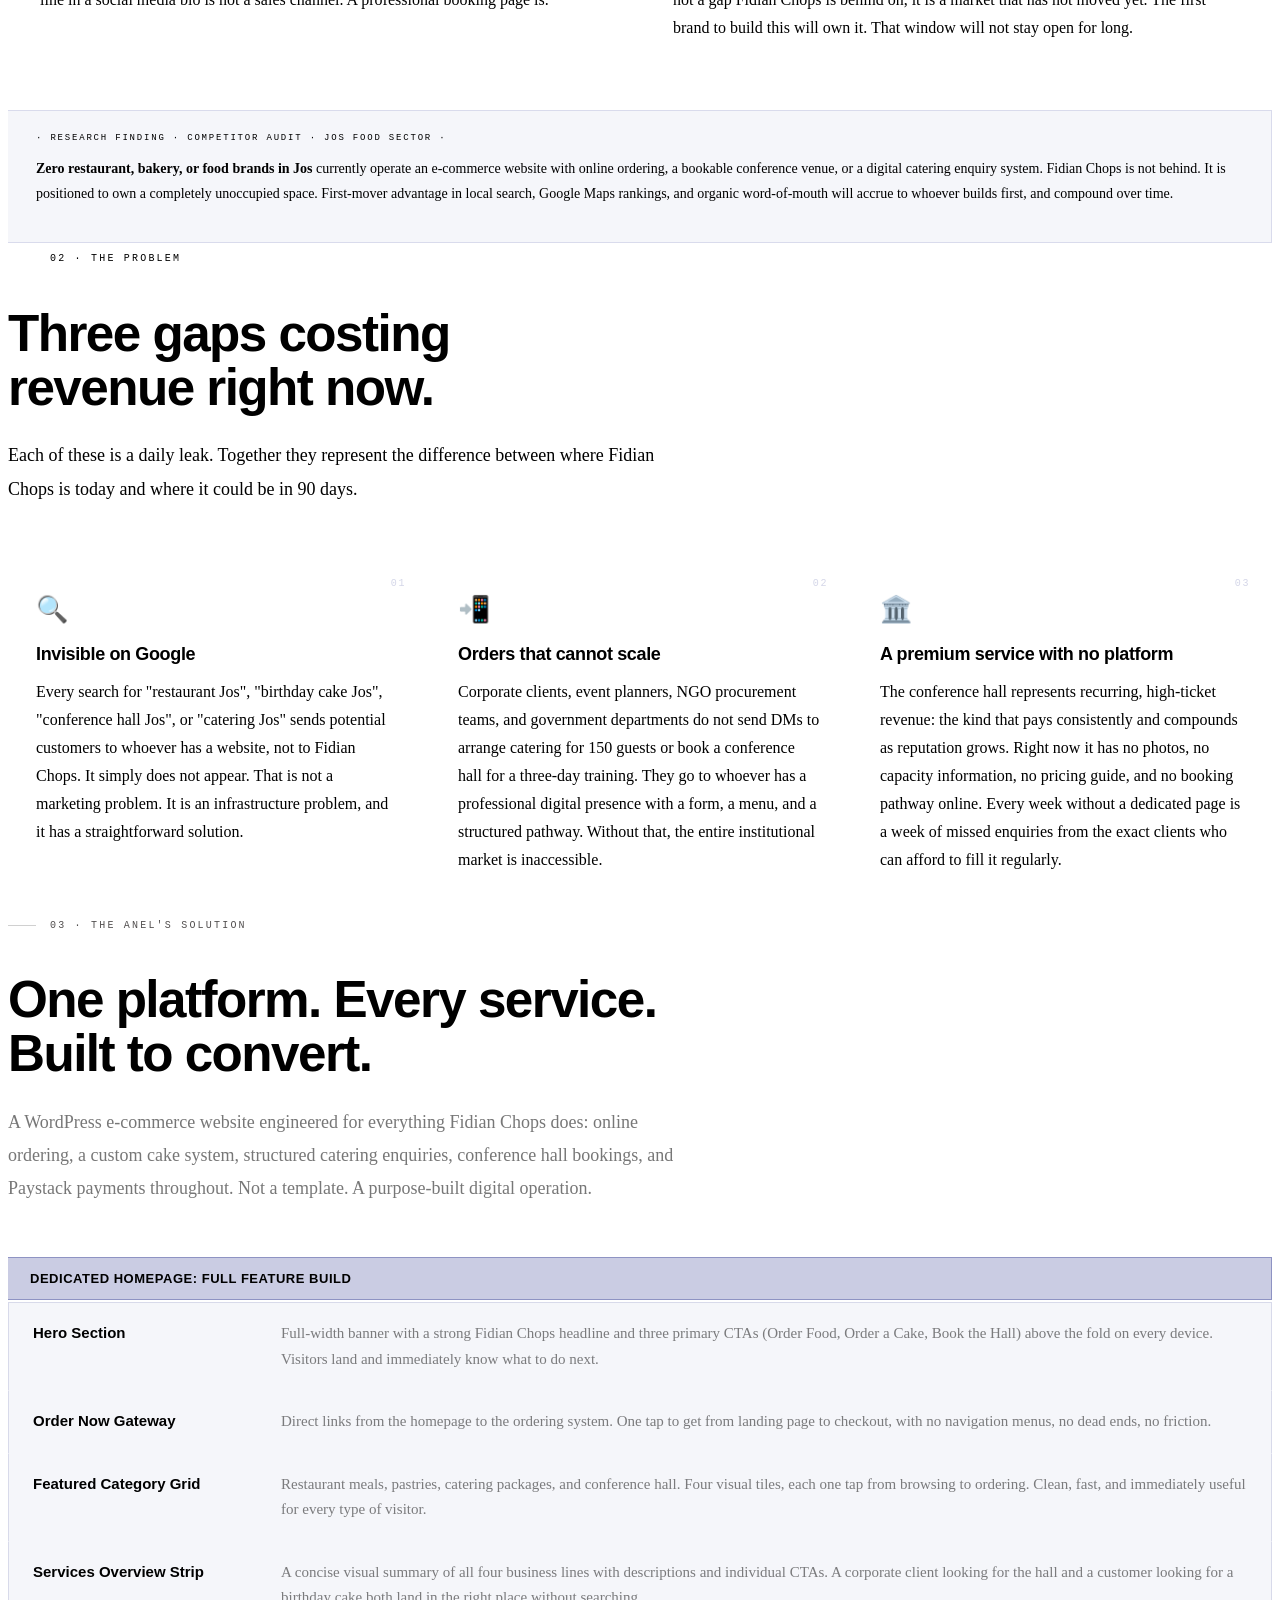
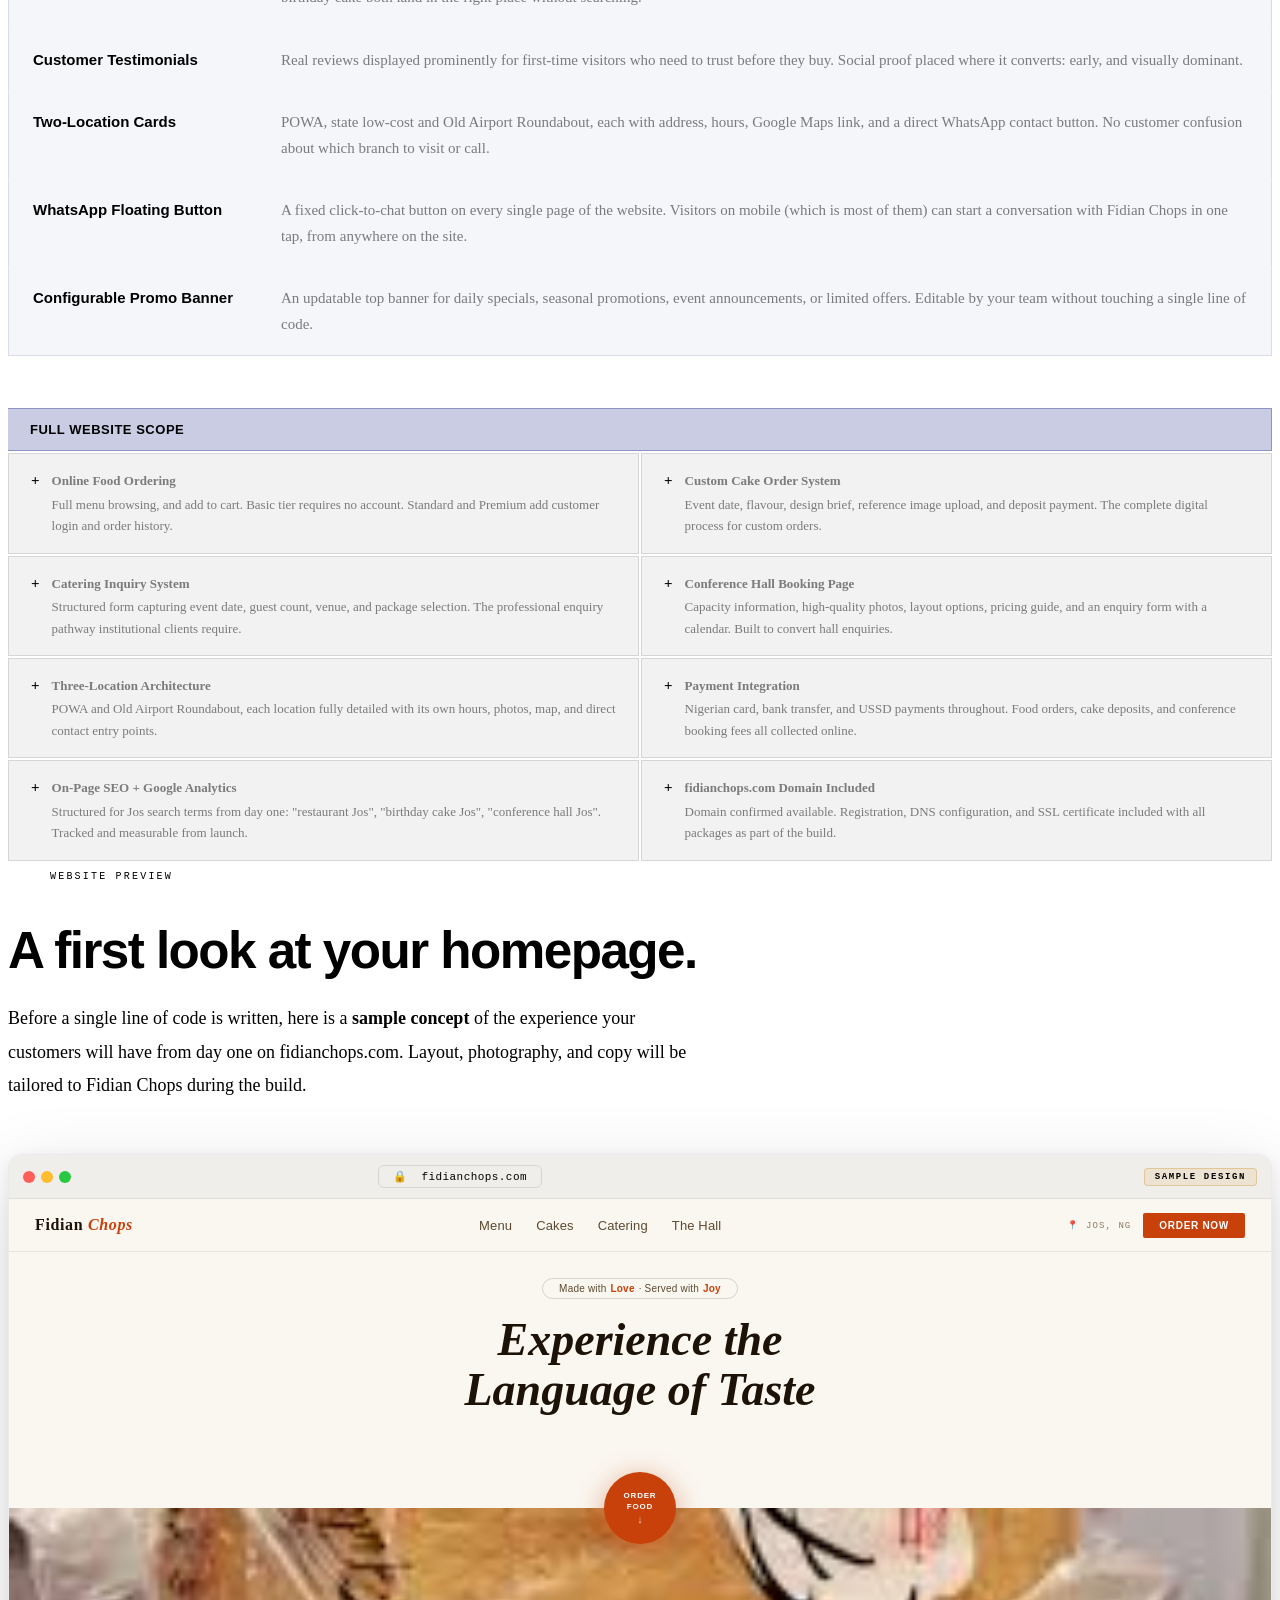
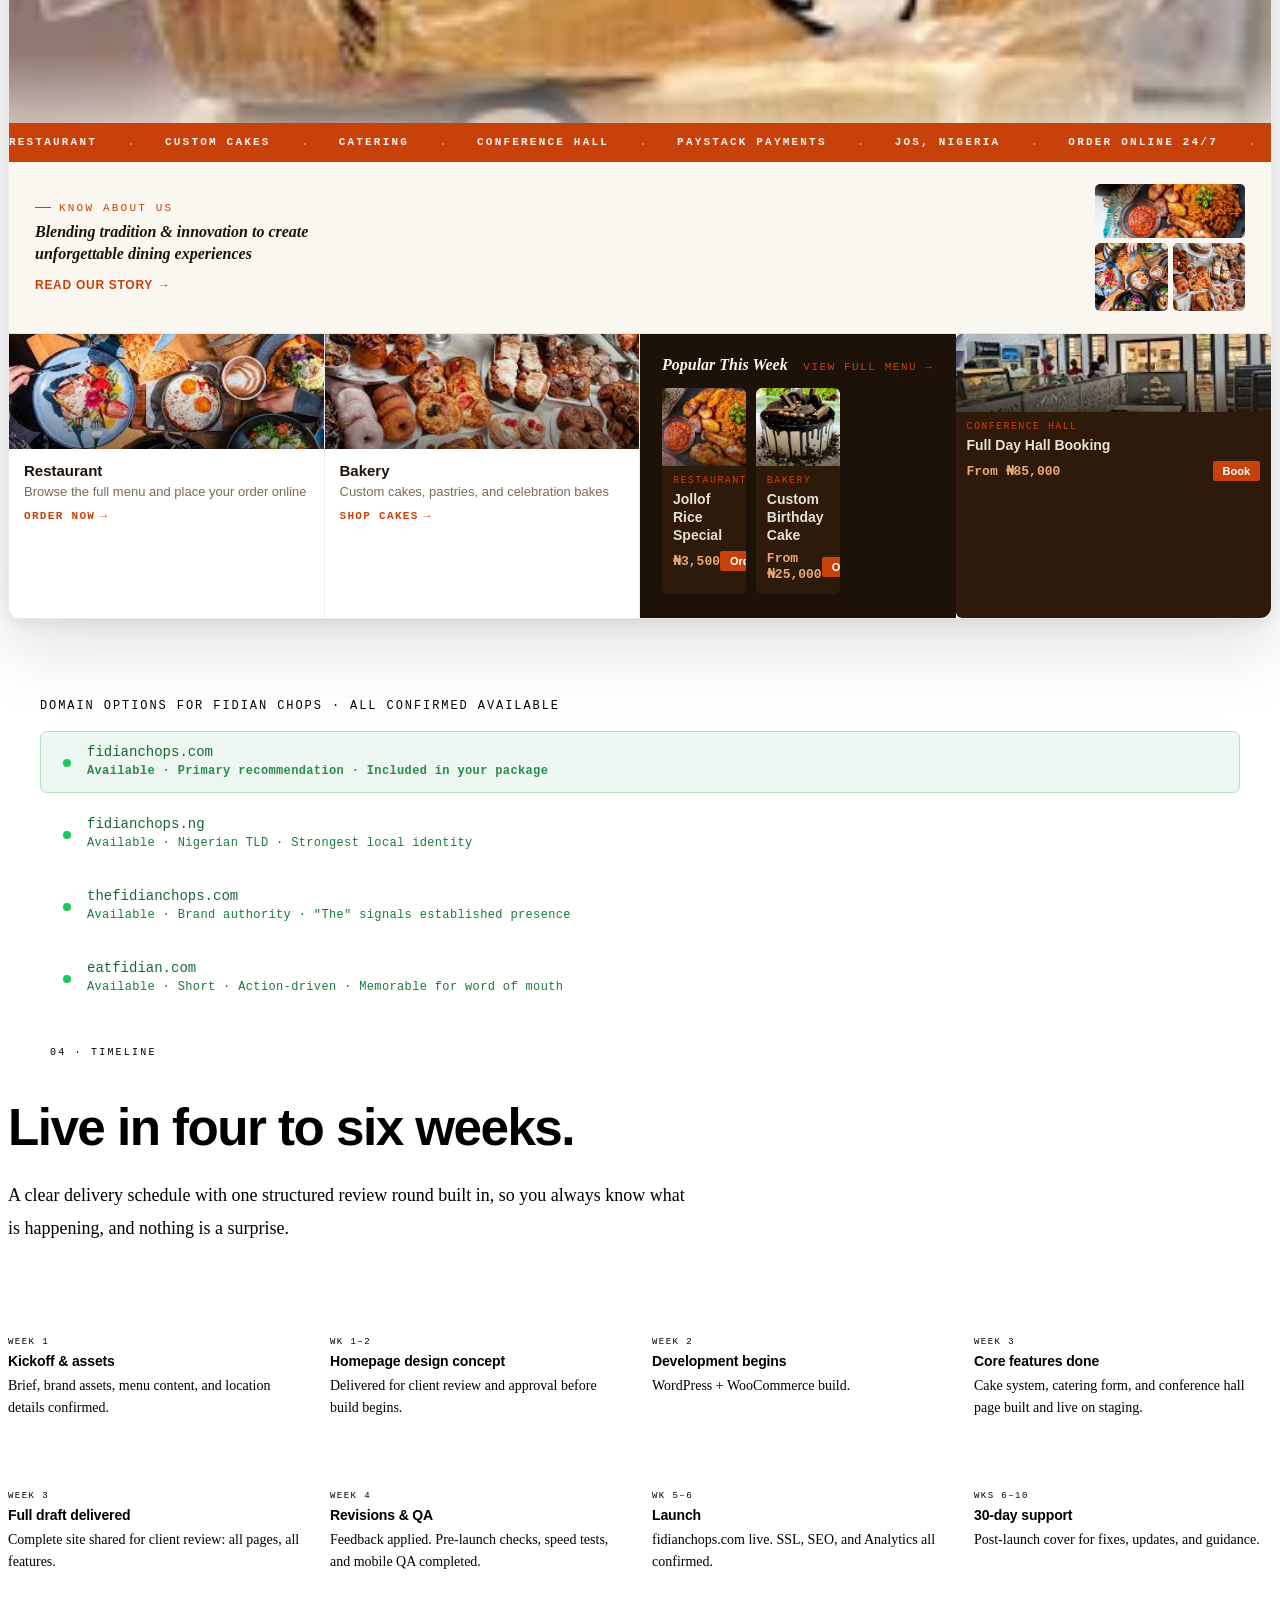
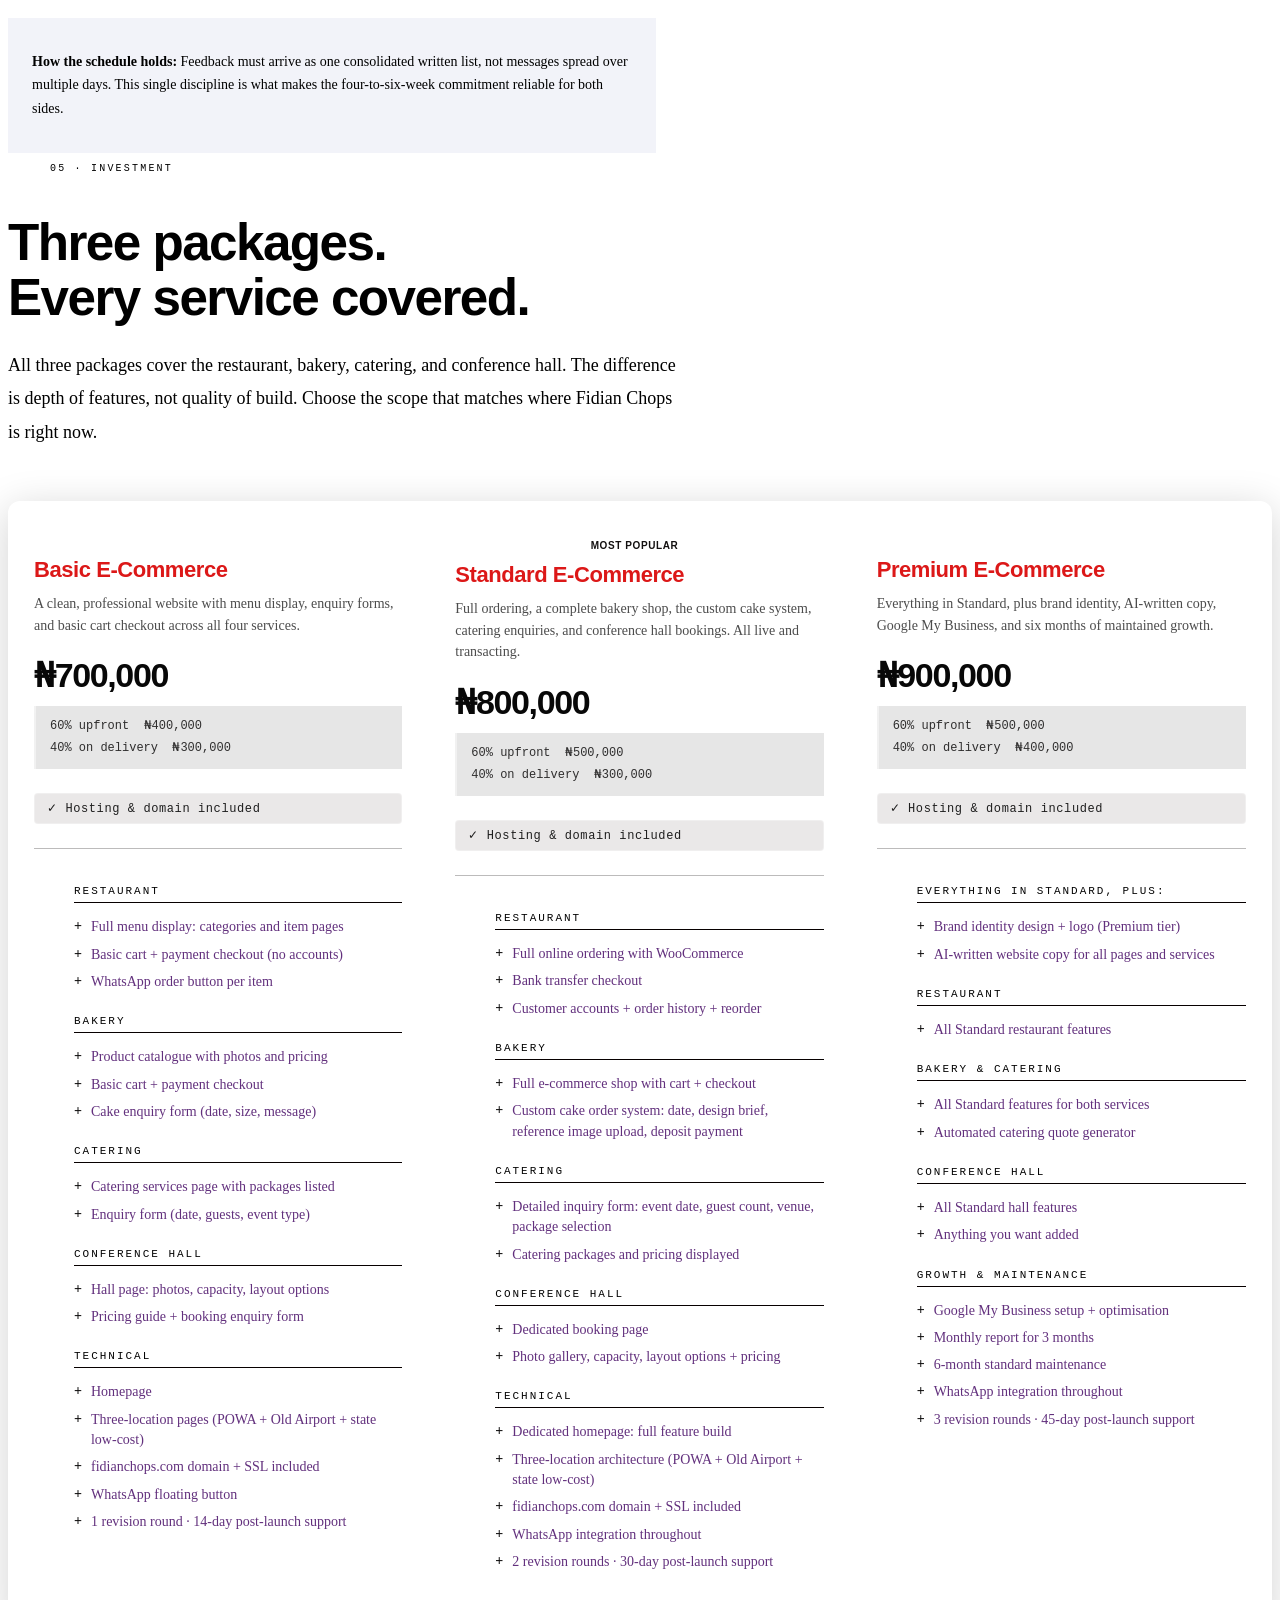
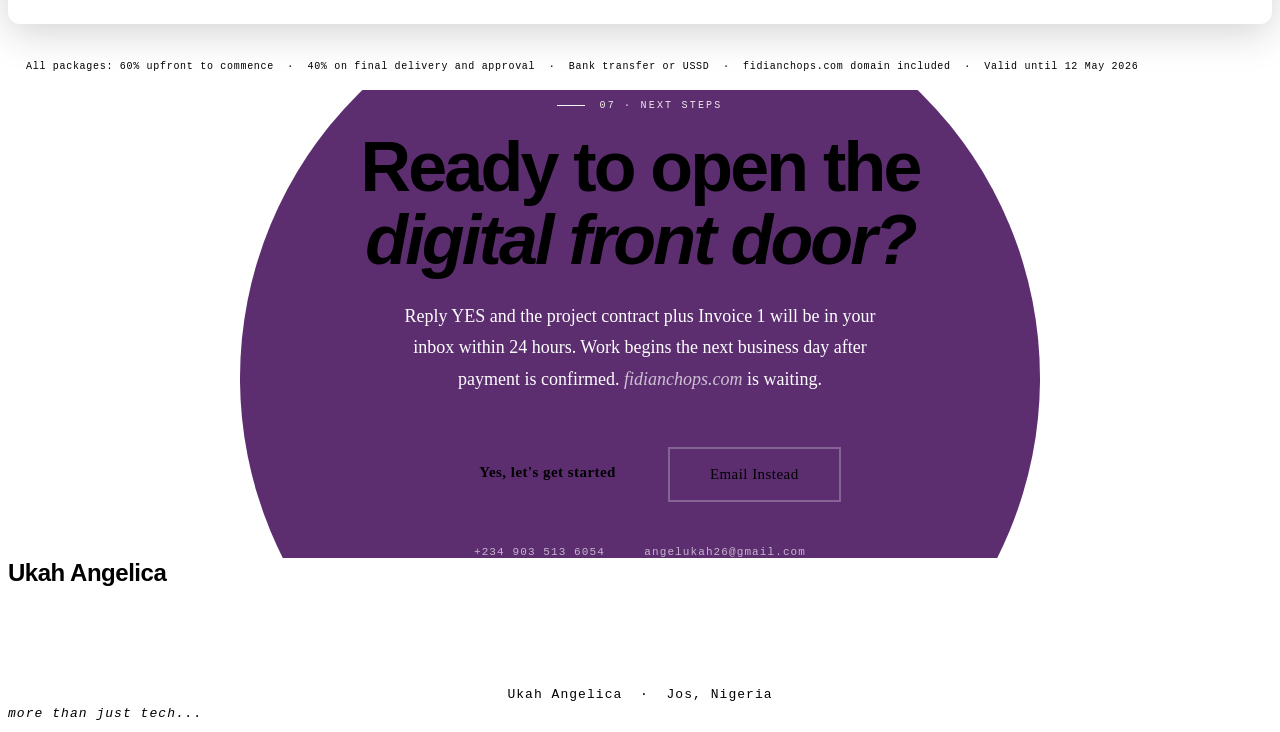
<file: HTML/index.html>
<!DOCTYPE html>
<html lang="en">

 <title>E-Commerce Website Proposal: Fidian Chops · Angel</title>
<head>
    <meta charset="UTF-8">
    <meta name="viewport" content="width=device-width, initial-scale=1.0">
    <meta name="viewport" content="width=device-width, initial-scale=1.0">
    <title>PROPOSAL WEBSITE</title>
<link rel="stylesheet" href="../CSS/proposal.css">
<link rel="script" href="../JS/proposal.js">
<meta name="viewport" content="width=device-width, initial-scale=1.0">
<meta name="description" content="A purpose-built e-commerce website for Fidian Chops: restaurant, bakery, catering, and conference hall. Jos, Nigeria.">
</head>
<body>
    <nav>
  <div class="inner">
    <div class="nav-label mono">E-Commerce Proposal &nbsp;·&nbsp; <span>Fidian Chops</span> &nbsp;·&nbsp; 2026</div>
  </div>
</nav>
    
<div class="hero">
  <div class="hero-glow"></div>
  <div class="hero-glow2"></div>
  <div class="inner">

    <p class="hero-tag">Prepared exclusively for Fidian Chops · Jos, Nigeria</p>

    <h1 class="hero-h1">
      Fidian Chops,<br>
      <span class="line2">Every order online.</span>
    </h1>

    <p class="hero-sub">
      Fidian Chops is an eatry. This proposal builds the one thing missing: a single website that takes orders, amongst other things. Around the clock, without a phone call.
    </p>

    <div class="domain-badge">
      <span class="dot-live"></span>
      fidianchops.com is available. We will register and configure it as part of your build.
    </div>

    <div class="hero-meta">
      <div class="meta-cell">
        <div class="meta-label">Prepared by</div>
        <div class="meta-val">Ukah Angelica</div>
      </div>
      <div class="meta-cell">
        <div class="meta-label">Document</div>
        <div class="meta-val">E-Commerce Website Proposal</div>
      </div>
      <div class="meta-cell">
        <div class="meta-label">Date</div>
        <div class="meta-val">18 April 2026</div>
      </div>
      <div class="meta-cell">
        <div class="meta-label">Valid Until</div>
        <div class="meta-val">18 May 2026</div>
      </div>
    </div>

    <p class="hero-validity">Confidential &nbsp;·&nbsp; Prepared exclusively for Fidian Chops &nbsp;·&nbsp; Not for distribution</p>
  </div>
</div>
<section id="situation" class="light">
  <div class="inner">

    <p class="s-eyebrow rv-el">01 · The Situation</p>
    <h2 class="s-title rv-el d1">Fidian Chops is already<br>running a serious operation.</h2>
    <p class="s-lead rv-el d2">
      The 3 locations in Jos. A full restaurant, a bakery, a catering arm, and a conference hall, all under one brand. The physical infrastructure for a major food business is already in place. What is missing is the digital layer that makes all of it visible, bookable, and orderable around the clock.
    </p>

    <div class="sit-grid rv-el d2">
      <div class="sit-card">
        <span class="sit-num">01</span>
        <div class="sit-title">Two locations, one identity, but no digital home</div>
        <div class="sit-body">POWA, state low cost and Old Airport Roundabout. Both operating. Both busy. Yet a customer who searches online for Fidian Chops finds nothing: no menu, no photos, no way to order. That customer goes elsewhere, and that revenue does not come back.</div>
      </div>
      <div class="sit-card">
        <span class="sit-num">02</span>
        <div class="sit-title">Four revenue streams, each capped by phone calls</div>
        <div class="sit-body">Every order, every catering enquiry, every hall booking currently requires a phone call or a DM. That system has a hard ceiling, and it locks Fidian Chops out of the institutional buyers who will not book without a formal digital pathway.</div>
      </div>
      <div class="sit-card">
        <span class="sit-num">03</span>
        <div class="sit-title">The conference hall is Jos's best-kept secret</div>
        <div class="sit-body">A high-revenue venue with genuine recurring potential: corporate meetings and so on. A line in a social media bio is not a sales channel. A professional booking page is.</div>
      </div>
      <div class="sit-card">
        <span class="sit-num">04</span>
        <div class="sit-title">The window to be first is open right now</div>
        <div class="sit-body">Most food brands in Jos do not run an e-commerce website with online ordering. This is not a gap Fidian Chops is behind on, it is a market that has not moved yet. The first brand to build this will own it. That window will not stay open for long.</div>
      </div>
    </div>

    <div class="research-note rv-el d3">
      <div class="research-tag">· Research Finding · Competitor Audit · Jos Food Sector ·</div>
      <p>
        <strong>Zero restaurant, bakery, or food brands in Jos</strong> currently operate an e-commerce website with online ordering, a bookable conference venue, or a digital catering enquiry system. Fidian Chops is not behind. It is positioned to own a completely unoccupied space. First-mover advantage in local search, Google Maps rankings, and organic word-of-mouth will accrue to whoever builds first, and compound over time.
      </p>
    </div>

  </div>
</section>

<!-- ═══════════════════════════════════════
     02  PROBLEM
════════════════════════════════════════ -->
<section id="problem" class="light" style="background:var(--cream);">
  <div class="inner">

    <p class="s-eyebrow rv-el">02 · The Problem</p>
    <h2 class="s-title rv-el d1">Three gaps costing<br>revenue right now.</h2>
    <p class="s-lead rv-el d2">
      Each of these is a daily leak. Together they represent the difference between where Fidian Chops is today and where it could be in 90 days.
    </p>

    <div class="prob-grid">
      <div class="prob-card rv-el d1">
        <span class="prob-num">01</span>
        <span class="prob-icon">🔍</span>
        <div class="prob-title">Invisible on Google</div>
        <div class="prob-body">Every search for "restaurant Jos", "birthday cake Jos", "conference hall Jos", or "catering Jos" sends potential customers to whoever has a website, not to Fidian Chops. It simply does not appear. That is not a marketing problem. It is an infrastructure problem, and it has a straightforward solution.</div>
      </div>
      <div class="prob-card rv-el d2">
        <span class="prob-num">02</span>
        <span class="prob-icon">📲</span>
        <div class="prob-title">Orders that cannot scale</div>
        <div class="prob-body">Corporate clients, event planners, NGO procurement teams, and government departments do not send DMs to arrange catering for 150 guests or book a conference hall for a three-day training. They go to whoever has a professional digital presence with a form, a menu, and a structured pathway. Without that, the entire institutional market is inaccessible.</div>
      </div>
      <div class="prob-card rv-el d3">
        <span class="prob-num">03</span>
        <span class="prob-icon">🏛️</span>
        <div class="prob-title">A premium service with no platform</div>
        <div class="prob-body">The conference hall represents recurring, high-ticket revenue: the kind that pays consistently and compounds as reputation grows. Right now it has no photos, no capacity information, no pricing guide, and no booking pathway online. Every week without a dedicated page is a week of missed enquiries from the exact clients who can afford to fill it regularly.</div>
      </div>
    </div>

  </div>
</section>

<!-- ═══════════════════════════════════════
     03  SOLUTION  (dark)
════════════════════════════════════════ -->
<section id="solution" class="dark">
  <div class="inner">

    <p class="s-eyebrow rv-el">03 · The Anel's Solution</p>
    <h2 class="s-title rv-el d1">One platform. Every service.<br>Built to convert.</h2>
    <p class="s-lead rv-el d2">
      A WordPress e-commerce website engineered for everything Fidian Chops does: online ordering, a custom cake system, structured catering enquiries, conference hall bookings, and Paystack payments throughout. Not a template. A purpose-built digital operation.
    </p>

    <!-- Bar 1 -->
    <div class="sol-bar rv-el d2">Dedicated Homepage: Full Feature Build</div>
    <div class="feat-rows rv-el d3">
      <div class="feat-row">
        <div class="feat-lbl">Hero Section</div>
        <div class="feat-desc">Full-width banner with a strong Fidian Chops headline and three primary CTAs (Order Food, Order a Cake, Book the Hall) above the fold on every device. Visitors land and immediately know what to do next.</div>
      </div>
      <div class="feat-row">
        <div class="feat-lbl">Order Now Gateway</div>
        <div class="feat-desc">Direct links from the homepage to the ordering system. One tap to get from landing page to checkout, with no navigation menus, no dead ends, no friction.</div>
      </div>
      <div class="feat-row">
        <div class="feat-lbl">Featured Category Grid</div>
        <div class="feat-desc">Restaurant meals, pastries, catering packages, and conference hall. Four visual tiles, each one tap from browsing to ordering. Clean, fast, and immediately useful for every type of visitor.</div>
      </div>
      <div class="feat-row">
        <div class="feat-lbl">Services Overview Strip</div>
        <div class="feat-desc">A concise visual summary of all four business lines with descriptions and individual CTAs. A corporate client looking for the hall and a customer looking for a birthday cake both land in the right place without searching.</div>
      </div>
      <div class="feat-row">
        <div class="feat-lbl">Customer Testimonials</div>
        <div class="feat-desc">Real reviews displayed prominently for first-time visitors who need to trust before they buy. Social proof placed where it converts: early, and visually dominant.</div>
      </div>
      <div class="feat-row">
        <div class="feat-lbl">Two-Location Cards</div>
        <div class="feat-desc">POWA, state low-cost and Old Airport Roundabout, each with address, hours, Google Maps link, and a direct WhatsApp contact button. No customer confusion about which branch to visit or call.</div>
      </div>
      <div class="feat-row">
        <div class="feat-lbl">WhatsApp Floating Button</div>
        <div class="feat-desc">A fixed click-to-chat button on every single page of the website. Visitors on mobile (which is most of them) can start a conversation with Fidian Chops in one tap, from anywhere on the site.</div>
      </div>
      <div class="feat-row">
        <div class="feat-lbl">Configurable Promo Banner</div>
        <div class="feat-desc">An updatable top banner for daily specials, seasonal promotions, event announcements, or limited offers. Editable by your team without touching a single line of code.</div>
      </div>
    </div>

    <!-- Bar 2 -->
    <div class="sol-bar rv-el">Full Website Scope</div>
    <div class="chk-grid rv-el d1">
      <div class="chk-item">
        <span class="chk-plus">+</span>
        <div class="chk-text">
          <strong>Online Food Ordering</strong>
          Full menu browsing, and add to cart. Basic tier requires no account. Standard and Premium add customer login and order history.
        </div>
      </div>
      <div class="chk-item">
        <span class="chk-plus">+</span>
        <div class="chk-text">
          <strong>Custom Cake Order System</strong>
          Event date, flavour, design brief, reference image upload, and deposit payment. The complete digital process for custom orders.
        </div>
      </div>
      <div class="chk-item">
        <span class="chk-plus">+</span>
        <div class="chk-text">
          <strong>Catering Inquiry System</strong>
          Structured form capturing event date, guest count, venue, and package selection. The professional enquiry pathway institutional clients require.
        </div>
      </div>
      <div class="chk-item">
        <span class="chk-plus">+</span>
        <div class="chk-text">
          <strong>Conference Hall Booking Page</strong>
          Capacity information, high-quality photos, layout options, pricing guide, and an enquiry form with a calendar. Built to convert hall enquiries.
        </div>
      </div>
      <div class="chk-item">
        <span class="chk-plus">+</span>
        <div class="chk-text">
          <strong>Three-Location Architecture</strong>
          POWA and Old Airport Roundabout, each location fully detailed with its own hours, photos, map, and direct contact entry points.
        </div>
      </div>
      <div class="chk-item">
        <span class="chk-plus">+</span>
        <div class="chk-text">
          <strong>Payment Integration</strong>
          Nigerian card, bank transfer, and USSD payments throughout. Food orders, cake deposits, and conference booking fees all collected online.
        </div>
      </div>
      <div class="chk-item">
        <span class="chk-plus">+</span>
        <div class="chk-text">
          <strong>On-Page SEO + Google Analytics</strong>
          Structured for Jos search terms from day one: "restaurant Jos", "birthday cake Jos", "conference hall Jos". Tracked and measurable from launch.
        </div>
      </div>
      <div class="chk-item">
        <span class="chk-plus">+</span>
        <div class="chk-text">
          <strong>fidianchops.com Domain Included</strong>
          Domain confirmed available. Registration, DNS configuration, and SSL certificate included with all packages as part of the build.
        </div>
      </div>
    </div>

  </div>
</section>

<!-- ═══════════════════════════════════════
     WEBSITE PREVIEW
════════════════════════════════════════ -->
<section id="preview" class="light">
  <div class="inner">

    <p class="s-eyebrow rv-el">Website Preview</p>
    <h2 class="s-title rv-el d1 light">A first look at your homepage.</h2>
    <p class="s-lead rv-el d2">Before a single line of code is written, here is a <strong>sample concept</strong> of the experience your customers will have from day one on fidianchops.com. Layout, photography, and copy will be tailored to Fidian Chops during the build.</p>

    <div class="browser-frame rv-el d2">
      <div class="browser-chrome">
        <div class="browser-dots"><span></span><span></span><span></span></div>
        <div class="browser-url">🔒&nbsp; fidianchops.com</div>
        <div class="browser-sample-badge">SAMPLE DESIGN</div>
      </div>
      <div class="browser-body">

        <!-- Nav -->
        <div class="wf-nav">
          <div class="wf-logo">Fidian <em>Chops</em></div>
          <div class="wf-nav-center">
            <span>Menu</span>
            <span>Cakes</span>
            <span>Catering</span>
            <span>The Hall</span>
          </div>
          <div class="wf-nav-right">
            <span class="wf-nav-loc">📍 Jos, NG</span>
            <span class="wf-cta-nav">Order Now</span>
          </div>
        </div>

        <!-- Above fold: cream section with headline -->
        <div class="wf-above-fold">
          <div class="wf-pill">Made with <strong>Love</strong> · Served with <strong>Joy</strong></div>
          <div class="wf-h1">Experience the<br>Language of Taste</div>
          <div class="wf-order-circle">
            <span>ORDER<br>FOOD</span>
            <div class="wf-order-arrow">↓</div>
          </div>
        </div>

        <!-- Hero photo — full-bleed Nigerian food spread -->
        <div class="wf-hero">
          <img src="../IMAGES/imagess.jpeg" alt="Fidian Chops food spread" loading="lazy">
        </div>

        <!-- Ticker -->
        <div class="wf-ticker">
          <div class="wf-ticker-inner">
            <span class="wf-tick-item">Restaurant</span><span class="wf-tick-dot">·</span>
            <span class="wf-tick-item">Custom Cakes</span><span class="wf-tick-dot">·</span>
            <span class="wf-tick-item">Catering</span><span class="wf-tick-dot">·</span>
            <span class="wf-tick-item">Conference Hall</span><span class="wf-tick-dot">·</span>
            <span class="wf-tick-item">Paystack Payments</span><span class="wf-tick-dot">·</span>
            <span class="wf-tick-item">Jos, Nigeria</span><span class="wf-tick-dot">·</span>
            <span class="wf-tick-item">Order Online 24/7</span><span class="wf-tick-dot">·</span>
            <span class="wf-tick-item">Restaurant</span><span class="wf-tick-dot">·</span>
            <span class="wf-tick-item">Custom Cakes</span><span class="wf-tick-dot">·</span>
            <span class="wf-tick-item">Catering</span><span class="wf-tick-dot">·</span>
            <span class="wf-tick-item">Conference Hall</span><span class="wf-tick-dot">·</span>
            <span class="wf-tick-item">Payments</span><span class="wf-tick-dot">·</span>
            <span class="wf-tick-item">Jos, Nigeria</span><span class="wf-tick-dot">·</span>
            <span class="wf-tick-item">Order Online 24/7</span><span class="wf-tick-dot">·</span>
          </div>
        </div>

        <!-- About strip -->
        <div class="wf-about">
          <div>
            <div class="wf-about-eyebrow">Know About Us</div>
            <div class="wf-about-copy">Blending tradition &amp; innovation to create unforgettable dining experiences</div>
            <div class="wf-about-cta">Read Our Story</div>
          </div>
          <div class="wf-about-photos">
            <div class="wf-about-photo wide">
              <img src="../IMAGES/images.jpeg" alt="">
            </div>
            <div class="wf-about-photo">
              <img src="../IMAGES/downloadd.jpeg" alt="">
            </div>
            <div class="wf-about-photo">
              <img src="../IMAGES/downloaddd.jpeg" alt="">
            </div>
          </div>
        </div>

        <!-- Services — 2 photo cards -->
        <div class="wf-services">
          <div class="wf-svc-grid">
            <div class="wf-svc-card">
              <div class="wf-svc-img">
                <!-- Nigerian restaurant: rich plated food -->
                <img src="../IMAGES/downloadd.jpeg" alt="Restaurant">
              </div>
              <div class="wf-svc-body">
                <div class="wf-svc-name">Restaurant</div>
                <div class="wf-svc-sub">Browse the full menu and place your order online</div>
                <div class="wf-svc-link">Order Now</div>
              </div>
            </div>
            <div class="wf-svc-card">
              <div class="wf-svc-img">
                <!-- Celebration cake with candles -->
                <img src="../IMAGES/downloaddd.jpeg" alt="Bakery">
              </div>
              <div class="wf-svc-body">
                <div class="wf-svc-name">Bakery</div>
                <div class="wf-svc-sub">Custom cakes, pastries, and celebration bakes</div>
                <div class="wf-svc-link">Shop Cakes</div>
              </div>
            </div>
        <!-- Featured menu — dark editorial -->
        <div class="wf-featured">
          <div class="wf-feat-header">
            <div class="wf-feat-title">Popular This Week</div>
            <div class="wf-feat-more">View full menu →</div>
          </div>
          <div class="wf-feat-grid">
            <div class="wf-feat-card">
              <div class="wf-feat-img">
                <!-- Jollof Rice: tomato-based orange/red rice dish -->
                <img src="../IMAGES/images.jpeg" alt="Jollof Rice">
              </div>
              <div class="wf-feat-info">
                <div class="wf-feat-tag">Restaurant</div>
                <div class="wf-feat-name">Jollof Rice Special</div>
                <div class="wf-feat-footer">
                  <span class="wf-feat-price">₦3,500</span>
                  <span class="wf-feat-order">Order</span>
                </div>
              </div>
            </div>
            <div class="wf-feat-card">
              <div class="wf-feat-img">
                <!-- Custom birthday cake with layers and decoration -->
                <img src="../IMAGES/download.jpeg" alt="Custom Cake">
              </div>
              <div class="wf-feat-info">
                <div class="wf-feat-tag">Bakery</div>
                <div class="wf-feat-name">Custom Birthday Cake</div>
                <div class="wf-feat-footer">
                  <span class="wf-feat-price">From ₦25,000</span>
                  <span class="wf-feat-order">Order</span>
                </div>
              </div>
            </div>

      </div>
    </div>
    <div class="wf-feat-card">
              <div class="wf-feat-img">
                <!-- Banquet / event hall with chairs and lighting -->
                <img src="../IMAGES/imagee.jpeg" alt="Conference Hall">
              </div>
              <div class="wf-feat-info">
                <div class="wf-feat-tag">Conference Hall</div>
                <div class="wf-feat-name">Full Day Hall Booking</div>
                <div class="wf-feat-footer">
                  <span class="wf-feat-price">From ₦85,000</span>
                  <span class="wf-feat-order">Book</span>
                </div>
              </div>
            </div>
          </div>
        </div>

      </div>
    </div>
    
    <!-- Domain suggestions -->
    <div class="domain-suggestions rv-el d3">
      <div class="domain-suggest-label">Domain Options for Fidian Chops · All Confirmed Available</div>
      <div class="domain-list">
        <div class="domain-item recommended">
          <span class="domain-dot-rec"></span>
          <span class="domain-item-name">fidianchops.com</span>
          <span class="domain-item-tag">Available · Primary recommendation · Included in your package</span>
        </div>
        <div class="domain-item domain-avail">
          <span class="domain-dot-rec"></span>
          <span class="domain-item-name">fidianchops.ng</span>
          <span class="domain-item-tag">Available · Nigerian TLD · Strongest local identity</span>
        </div>
        <div class="domain-item domain-avail">
          <span class="domain-dot-rec"></span>
          <span class="domain-item-name">thefidianchops.com</span>
          <span class="domain-item-tag">Available · Brand authority · "The" signals established presence</span>
        </div>
        <div class="domain-item domain-avail">
          <span class="domain-dot-rec"></span>
          <span class="domain-item-name">eatfidian.com</span>
          <span class="domain-item-tag">Available · Short · Action-driven · Memorable for word of mouth</span>
        </div>
      </div>
    </div>

  </div>
</section>
<!-- ═══════════════════════════════════════
     04  TIMELINE
════════════════════════════════════════ -->
<section id="timeline" class="light" style="background:var(--warm);">
  <div class="inner">

    <p class="s-eyebrow rv-el">04 · Timeline</p>
    <h2 class="s-title rv-el d1">Live in four to six weeks.</h2>
    <p class="s-lead rv-el d2">
      A clear delivery schedule with one structured review round built in, so you always know what is happening, and nothing is a surprise.
    </p>

    <div class="tl-track rv-el d2">
      <div class="tl-step key">
        <div class="tl-dot"></div>
        <div class="tl-day">Week 1</div>
        <div class="tl-t">Kickoff &amp; assets</div>
        <div class="tl-b">Brief, brand assets, menu content, and location details confirmed.</div>
      </div>
      <div class="tl-step">
        <div class="tl-dot"></div>
        <div class="tl-day">Wk 1–2</div>
        <div class="tl-t">Homepage design concept</div>
        <div class="tl-b">Delivered for client review and approval before build begins.</div>
      </div>
      <div class="tl-step key">
        <div class="tl-dot"></div>
        <div class="tl-day">Week 2</div>
        <div class="tl-t">Development begins</div>
        <div class="tl-b">WordPress + WooCommerce build.</div>
      </div>
      <div class="tl-step">
        <div class="tl-dot"></div>
        <div class="tl-day">Week 3</div>
        <div class="tl-t">Core features done</div>
        <div class="tl-b">Cake system, catering form, and conference hall page built and live on staging.</div>
      </div>
      <div class="tl-step key">
        <div class="tl-dot"></div>
        <div class="tl-day">Week 3</div>
        <div class="tl-t">Full draft delivered</div>
        <div class="tl-b">Complete site shared for client review: all pages, all features.</div>
      </div>
      <div class="tl-step">
        <div class="tl-dot"></div>
        <div class="tl-day">Week 4</div>
        <div class="tl-t">Revisions &amp; QA</div>
        <div class="tl-b">Feedback applied. Pre-launch checks, speed tests, and mobile QA completed.</div>
      </div>
      <div class="tl-step key">
        <div class="tl-dot"></div>
        <div class="tl-day">Wk 5–6</div>
        <div class="tl-t">Launch</div>
        <div class="tl-b">fidianchops.com live. SSL, SEO, and Analytics all confirmed.</div>
      </div>
      <div class="tl-step">
        <div class="tl-dot"></div>
        <div class="tl-day">Wks 6–10</div>
        <div class="tl-t">30-day support</div>
        <div class="tl-b">Post-launch cover for fixes, updates, and guidance.</div>
      </div>
    </div>

    <div class="tl-note rv-el d3">
      <p><strong>How the schedule holds:</strong> Feedback must arrive as one consolidated written list, not messages spread over multiple days. This single discipline is what makes the four-to-six-week commitment reliable for both sides.</p>
    </div>

  </div>
</section>

<!-- ═══════════════════════════════════════
     05  INVESTMENT  — 3 equal tier cards
════════════════════════════════════════ -->
<section id="investment" class="light">
  <div class="inner">

    <p class="s-eyebrow rv-el">05 · Investment</p>
    <h2 class="s-title rv-el d1">Three packages.<br>Every service covered.</h2>
    <p class="s-lead rv-el d2">
      All three packages cover the restaurant, bakery, catering, and conference hall. The difference is depth of features, not quality of build. Choose the scope that matches where Fidian Chops is right now.
    </p>

    <div class="tiers-wrap rv-el d2">

      <!-- BASIC -->
      <div class="tier">
        <div class="tier-num-label">Package 01</div>
        <div class="tier-name">Basic E-Commerce</div>
        <div class="tier-tagline">A clean, professional website with menu display, enquiry forms, and basic cart checkout across all four services.</div>
        <div class="tier-price">₦700,000</div>
        <div class="tier-split">
          60% upfront &nbsp;₦400,000<br>
          40% on delivery &nbsp;₦300,000
        </div>
        <div class="tier-includes">✓ Hosting &amp; domain included</div>
        <div class="tier-hr"></div>
        <ul class="tier-list">
          <div class="tier-cat">Restaurant</div>
          <li>Full menu display: categories and item pages</li>
          <li>Basic cart + payment checkout (no accounts)</li>
          <li>WhatsApp order button per item</li>

          <div class="tier-cat">Bakery</div>
          <li>Product catalogue with photos and pricing</li>
          <li>Basic cart + payment checkout</li>
          <li>Cake enquiry form (date, size, message)</li>

          <div class="tier-cat">Catering</div>
          <li>Catering services page with packages listed</li>
          <li>Enquiry form (date, guests, event type)</li>

          <div class="tier-cat">Conference Hall</div>
          <li>Hall page: photos, capacity, layout options</li>
          <li>Pricing guide + booking enquiry form</li>

          <div class="tier-cat">Technical</div>
          <li>Homepage </li>
          <li>Three-location pages (POWA + Old Airport + state low-cost)</li>
          <li>fidianchops.com domain + SSL included</li>
          <li>WhatsApp floating button</li>
          <li>1 revision round · 14-day post-launch support</li>
        </ul>
      </div>

      <!-- STANDARD -->
      <div class="tier">
        <div class="tier-num-label">Package 02 &nbsp;·&nbsp; <span class="tier-rec-badge">Most Popular</span></div>
        <div class="tier-name">Standard E-Commerce</div>
        <div class="tier-tagline">Full ordering, a complete bakery shop, the custom cake system, catering enquiries, and conference hall bookings. All live and transacting.</div>
        <div class="tier-price">₦800,000</div>
        <div class="tier-split">
          60% upfront &nbsp;₦500,000<br>
          40% on delivery &nbsp;₦300,000
        </div>
        <div class="tier-includes">✓ Hosting &amp; domain included</div>
        <div class="tier-hr"></div>
        <ul class="tier-list">
          <div class="tier-cat">Restaurant</div>
          <li>Full online ordering with WooCommerce</li>
          <li>Bank transfer checkout</li>
          <li>Customer accounts + order history + reorder</li>

          <div class="tier-cat">Bakery</div>
          <li>Full e-commerce shop with cart + checkout</li>
          <li>Custom cake order system: date, design brief, reference image upload, deposit payment</li>

          <div class="tier-cat">Catering</div>
          <li>Detailed inquiry form: event date, guest count, venue, package selection</li>
          <li>Catering packages and pricing displayed</li>

          <div class="tier-cat">Conference Hall</div>
          <li>Dedicated booking page</li>
          <li>Photo gallery, capacity, layout options + pricing</li>

          <div class="tier-cat">Technical</div>
          <li>Dedicated homepage: full feature build</li>
          <li>Three-location architecture (POWA + Old Airport + state low-cost)</li>
          <li>fidianchops.com domain + SSL included</li>
          <li>WhatsApp integration throughout</li>
          <li>2 revision rounds · 30-day post-launch support</li>
        </ul>
      </div>

      <!-- PREMIUM -->
      <div class="tier">
        <div class="tier-num-label">Package 03</div>
        <div class="tier-name">Premium E-Commerce</div>
        <div class="tier-tagline">Everything in Standard, plus brand identity, AI-written copy, Google My Business, and six months of maintained growth.</div>
        <div class="tier-price">₦900,000</div>
        <div class="tier-split">
          60% upfront &nbsp;₦500,000<br>
          40% on delivery &nbsp;₦400,000
        </div>
        <div class="tier-includes">✓ Hosting &amp; domain included</div>
        <div class="tier-hr"></div>
        <ul class="tier-list">
          <div class="tier-cat">Everything in Standard, plus:</div>
          <li>Brand identity design + logo (Premium tier)</li>
          <li>AI-written website copy for all pages and services</li>

          <div class="tier-cat">Restaurant</div>
          <li>All Standard restaurant features</li>

          <div class="tier-cat">Bakery &amp; Catering</div>
          <li>All Standard features for both services</li>
          <li>Automated catering quote generator</li>

          <div class="tier-cat">Conference Hall</div>
          <li>All Standard hall features</li>
          <li>Anything you want added</li>
          <div class="tier-cat">Growth &amp; Maintenance</div>
          <li>Google My Business setup + optimisation</li>
          <li>Monthly report for 3 months</li>
          <li>6-month standard maintenance</li>
          <li>WhatsApp integration throughout</li>
          <li>3 revision rounds · 45-day post-launch support</li>
        </ul>
      </div>

    </div>

    <div class="inv-note rv-el d3">
      All packages: 60% upfront to commence &nbsp;·&nbsp; 40% on final delivery and approval &nbsp;·&nbsp; Bank transfer or USSD &nbsp;·&nbsp; fidianchops.com domain included &nbsp;·&nbsp; Valid until 12 May 2026
    </div>

  </div>
</section>

<!-- ═══════════════════════════════════════
     07  CTA
════════════════════════════════════════ -->
<section id="cta">
  <div class="inner" style="position:relative;z-index:2;">
    <p class="s-eyebrow rv-el">07 · Next Steps</p>
    <h2 class="cta-title rv-el d1">
      Ready to open the<br><em>digital front door?</em>
    </h2>
    <p class="cta-sub rv-el d2">
      Reply YES and the project contract plus Invoice 1 will be in your inbox within 24 hours. Work begins the next business day after payment is confirmed. <em style="font-style:italic;opacity:.7">fidianchops.com</em> is waiting.
    </p>
    <div class="btn-group rv-el d3">
      <a href="https://wa.me/2349035136054?text=Hello%20Angel%2C%20yes%20let%27s%20get%20started%20on%20the%20Fidian%20Chops%20website." class="btn-p" target="_blank" rel="noopener noreferrer">Yes, let's get started</a>
      <a href="mailto:angelukah26@gmail.com?subject=Fidian%20Chops%20Proposal%20%E2%80%94%20YES" class="btn-s">Email Instead</a>
    </div>
    <div class="contact-row rv-el d4">
      <a href="https://wa.me/234 9035136054" target="_blank" rel="noopener noreferrer">+234 903 513 6054</a>
      <span class="amber-dot"></span>
      <a href="mailto:angelukah26@gmail.com">angelukah26@gmail.com</a>
    </div>
  </div>
</section>

<!-- ═══════════════════════════════════════
     FOOTER
════════════════════════════════════════ -->
<footer>
  <div class="inner">
    <div class="sig-inner">
      <div>
        <div class="sig-name">Ukah Angelica</div>
        <div class="sig-contacts">
          <a href="mailto:angelukah26@gmail.com">angelukah26@gmail.com</a>
          <a href="tel:+234 9035136054">090 3513 6054</a>
        </div>
      </div>
    </div>
    <div class="footer-divider"></div>
    <div class="footer-bottom">
            </div>
      <div class="footer-addr">Ukah Angelica &nbsp;·&nbsp; Jos, Nigeria</div>
      <div class="footer-tagline">more than just tech...</div>
    </div>
  </div>
</footer>

</body>
</html>
</file>
<file: style.css>
nav {
  position: sticky;
  top: 0;
  z-index: 200;
  background: rgba(11, 11, 10, 0.93);
  backdrop-filter: blur(16px);
  -webkit-backdrop-filter: blur(16px);
  border-bottom: 1px solid rgba(233, 22, 22, 0.07);
  padding: 20px;
  color:aliceblue;
  text-align: center;
}
nav .inner {
  display: flex;
  justify-content: space-between;
  align-items: center;
  padding-top: 22px;
  padding-bottom: 22px;
}

.nav-label {
  font-family: 'DM Mono', monospace;
  font-size: 12px;
  font-weight: 700;
  letter-spacing: 0.14em;
  color: rgba(220, 218, 218, 0.897);
  text-transform: uppercase;
}
.nav-label span {
  color: var(--white);
  border-bottom: 1px solid rgb(248, 247, 247);
  padding-bottom: 2px;
}

.hero {
  background: var(--hero);
  padding: 88px var(--pad-x) 96px;
  position: relative;
  overflow: hidden;
  min-height: calc(100svh - 88px);
  display: flex;
  flex-direction: column;
  justify-content: center;
}

.hero-glow {
  position: absolute;
  top: -160px; right: -160px;
  width: 600px; height: 600px;
  border-radius: 50%;
  background: radial-gradient(circle, rgba(214, 212, 212, 0.873) 0%, transparent 70%);
  pointer-events: none;
}

.hero-glow2 {
  position: absolute;
  bottom: -100px; left: -80px;
  width: 400px; height: 400px;
  border-radius: 50%;
  background: radial-gradient(circle, rgba(230, 228, 227, 0.791) 0%, transparent 70%);
  pointer-events: none;
}

.hero-tag {
  display: inline-flex;
  align-items: center;
  gap: 10px;
  font-family: 'DM Mono', monospace;
  font-size: 10px;
  letter-spacing: 0.22em;
  color: var(--stone);
  text-transform: uppercase;
  margin-bottom: 32px;
  animation: fadeUp 0.55s ease 0.1s both;
}
.hero-tag::before {
  content: '';
  width: 0;
  height: 1px;
  background: var(--blue2);
  animation: lineGrow 0.5s ease 0.4s both;
}
.hero-tag::after {
  content: '';
  width: 5px; height: 5px;
  border-radius: 50%;
  background: var(--amber);
  flex-shrink: 0;
  animation: popIn 0.3s ease 0.7s both;
}

.hero-h1 {
  font-family: 'Plus Jakarta Sans', sans-serif;
  font-size: clamp(52px, 7.5vw, 100px);
  font-weight: 800;
  line-height: 1.0;
  letter-spacing: -0.05em;
  color: rgb(31, 31, 156);
  margin-bottom: 32px;
  animation: fadeUp 0.65s ease 0.25s booth;
}
.hero-h1 .line2 {
  display: block;
  color: black;
}

.hero-sub {
  font-size: clamp(16px, 1.8vw, 20px);
  font-weight: 300;
  color: var(--ivory);
  max-width: 560px;
  line-height: 1.8;
  margin-bottom: 16px;
  animation: fadeUp 0.65s ease 0.4s both;
}

.domain-badge {
  display: inline-flex;
  align-items: center;
  gap: 8px;
  background: rgba(81, 90, 184, 0.291);
  border: 1px solid rgba(8, 26, 224, 0.116);
  padding: 10px 18px;
  font-family: 'DM Mono', monospace;
  font-size: 14px;
  letter-spacing: 0.06em;
  color: var(--blue2);
  margin-bottom: 52px;
  animation: fadeUp 0.55s ease 0.5s both;
}
.domain-badge .dot-live {
  width: 7px; height: 7px;
  background: #22c55e;
  border-radius: 50%;
  flex-shrink: 0;
  animation: pulse 2s ease 1.2s infinite;
}

.hero-meta {
  display: grid;
  grid-template-columns: repeat(4, auto);
  width: fit-content;
  border: 1px solid rgba(128, 56, 56, 0.09);
  animation: fadeUp 0.65s ease 0.55s both;
}

.meta-cell {
  padding: 16px 28px;
  border-right: 1px solid rgba(0,0,0,0.09);
}
.meta-cell:last-child { border-right: none; }

.meta-label {
  font-family: 'DM Mono', monospace;
  font-size: 11px;
  letter-spacing: 0.16em;
  color: var(--stone);
  text-transform: uppercase;
  margin-bottom: 4px;
}
.meta-val {
  font-size: 14px;
  font-weight: 500;
  color: var(--ink);
  line-height: 1.4;
}

.hero-validity {
  margin-top: 16px;
  font-family: 'DM Mono', monospace;
  font-size: 12px;
  letter-spacing: 0.12em;
  color: var (--muted);
  text-transform: uppercase;
  animation: fadeUp 0.5s ease 0.7s both;
}

section { padding: 96px var(--pad-x); }

.s-eyebrow {
  display: flex;
  align-items: center;
  gap: 14px;
  font-family: 'DM Mono', monospace;
  font-size: 10px;
  letter-spacing: 0.22em;
  text-transform: uppercase;
  margin-bottom: 20px;
}
.s-eyebrow::before {
  content: '';
  width: 28px; height: 1px;
  flex-shrink: 0;
}

.light .s-eyebrow { color: var (--blue2); }
.light .s-eyebrow::before { background: var(--blue2); }

.dark .s-eyebrow { color: rgba(21, 17, 17, 0.743); }
.dark .s-eyebrow::before { background: rgba(20, 20, 20, 0.2); }

.s-title {
  font-family: 'Plus Jakarta Sans', sans-serif;
  font-size: clamp(34px, 4vw, 52px);
  font-weight: 800;
  line-height: 1.06;
  letter-spacing: -0.03em;
  margin-bottom: 24px;
}

.light .s-title { color: var(--ink); }
.dark .s-title  { color: var(--white); }

.s-lead {
  font-size: clamp(16px, 1.6vw, 18px);
  line-height: 1.85;
  max-width: 680px;
  margin-bottom: 52px;
}
.light .s-lead { color: var(--stone); }
.dark  .s-lead { color: rgba(8, 7, 7, 0.55); }

#situation { background: var(--white); }

.sit-grid {
  display: grid;
  grid-template-columns: 1fr 1fr;
  gap: 2px;
  margin-bottom: 32px;
}

.sit-card {
  background: var(--bluefg);
  border: 1px solid var(--bluebr);
  padding: 36px 32px;
  position: relative;
  transition: background 0.25s, box-shadow 0.25s, transform 0.25s;
}
.sit-card:hover {
  background: rgba(16,25,129,0.10);
  transform: translateY(-2px);
  box-shadow: 0 8px 32px rgba(16,25,129,0.08);
}

.sit-num {
  font-family: 'DM Mono', monospace;
  font-size: 10px;
  letter-spacing: 0.18em;
  color: rgba(16,25,129,0.22);
  position: absolute;
  top: 20px; right: 24px;
}

.sit-title {
  font-family: 'Plus Jakarta Sans', sans-serif;
  font-size: 17px;
  font-weight: 700;
  color: var(--ink);
  margin-bottom: 10px;
  line-height: 1.3;
  letter-spacing: -0.01em;
}

.sit-body {
  font-size: 16px;
  line-height: 1.75;
  color: var(--stone);
}

.research-note {
  padding: 22px 28px;
  background: rgba(16,25,129,0.04);
  border: 1px solid rgba(16,25,129,0.12);
  border-left: 3px solid var(--blue2);
}
.research-tag {
  font-family: 'DM Mono', monospace;
  font-size: 9px;
  letter-spacing: 0.2em;
  text-transform: uppercase;
  color: var(--blue2);
  margin-bottom: 7px;
}
.research-note p {
  font-size: 14px;
  line-height: 1.75;
  color: var(--stone);
}
.research-note strong { color: var(--ink); }

#problem { background: var(--cream); }

.prob-grid {
  display: grid;
  grid-template-columns: repeat(3, 1fr);
  gap: 2px;
}

.prob-card {
  background: var(--white);
  border: 1px solid var(--sand);
  padding: 36px 28px;
  position: relative;
  transition: box-shadow 0.25s, transform 0.25s;
}
.prob-card:hover {
  box-shadow: 0 12px 40px rgba(16,25,129,0.09);
  transform: translateY(-3px);
}

.prob-num {
  font-family: 'DM Mono', monospace;
  font-size: 10px;
  letter-spacing: 0.16em;
  color: rgba(16,25,129,0.18);
  position: absolute;
  top: 20px; right: 22px;
}

.prob-icon {
  display: block;
  font-size: 26px;
  margin-bottom: 18px;
}

.prob-title {
  font-family: 'Plus Jakarta Sans', sans-serif;
  font-size: 18px;
  font-weight: 700;
  color: var(--ink);
  letter-spacing: -0.02em;
  margin-bottom: 12px;
  line-height: 1.25;
}

.prob-body {
  font-size: 16px;
  line-height: 1.75;
  color: var(--stone);
}

#solution { background: var(--ink); }

/* Bar label */
.sol-bar {
  display: flex;
  align-items: center;
  gap: 14px;
  background: rgba(16,25,129,0.22);
  border: 1px solid rgba(16,25,129,0.32);
  border-left: 3px solid var(--blue2);
  padding: 13px 22px;
  margin-bottom: 2px;
  font-family: 'Plus Jakarta Sans', sans-serif;
  font-size: 13px;
  font-weight: 800;
  letter-spacing: 0.04em;
  text-transform: uppercase;
  color: var(--white);
}

/* Feature rows */
.feat-rows { margin-bottom: 52px; }

.feat-row {
  display: grid;
  grid-template-columns: 220px 1fr;
  gap: 28px;
  padding: 18px 24px;
  border-bottom: 1px solid rgba(255,255,255,0.04);
  background: rgba(16,25,129,0.04);
  border-left: 1px solid rgba(16,25,129,0.12);
  border-right: 1px solid rgba(16,25,129,0.12);
  transition: background 0.2s;
}
.feat-row:first-child { border-top: 1px solid rgba(16,25,129,0.12); }
.feat-row:last-child { border-bottom: 1px solid rgba(16,25,129,0.12); }
.feat-row:hover { background: rgba(16,25,129,0.10); }

.feat-lbl {
  font-family: 'Plus Jakarta Sans', sans-serif;
  font-size: 15px;
  font-weight: 800;
  color: var(--white);
  padding-top: 1px;
  line-height: 1.4;
}

.feat-desc {
  font-size: 15px;
  color: rgba(1, 0, 0, 0.5);
  line-height: 1.7;
}

/* Checklist */
.chk-grid {
  display: grid;
  grid-template-columns: 1fr 1fr;
  gap: 2px;
}

.chk-item {
  display: flex;
  align-items: flex-start;
  gap: 12px;
  padding: 16px 22px;
  background: rgba(4, 4, 4, 0.05);
  border: 1px solid rgba(14, 14, 15, 0.12);
  transition: background 0.2s;
}
.chk-item:hover { background: rgba(9, 9, 9, 0.12); }

.chk-plus {
  color: var(--blue2);
  font-weight: 700;
  font-size: 15px;
  line-height: 1.35;
  flex-shrink: 0;
}

.chk-text {
  font-size: 13px;
  color: rgba(6, 6, 6, 0.5);
  line-height: 1.65;
}
.chk-text strong {
  display: block;
  font-weight: 600;
  color: var(--white);
  font-size: 13px;
  margin-bottom: 2px;
}

#preview { background: var(--ivory); }

.browser-frame {
  border-radius: 12px;
  overflow: hidden;
  box-shadow: 0 24px 80px rgba(15,14,10,0.14), 0 4px 16px rgba(15,14,10,0.07);
  border: 1px solid rgba(0,0,0,0.08);
  margin-bottom: 52px;
}
.browser-chrome {
  background: #f0eeea;
  padding: 10px 14px;
  display: flex;
  align-items: center;
  gap: 12px;
  border-bottom: 1px solid rgba(0,0,0,0.07);
}
.browser-dots { display: flex; gap: 6px; }
.browser-dots span {
  width: 12px; height: 12px;
  border-radius: 50%;
  display: block;
}
.browser-dots span:nth-child(1) { background: #ff5f57; }
.browser-dots span:nth-child(2) { background: #febc2e; }
.browser-dots span:nth-child(3) { background: #28c840; }
.browser-url {
  background: var(--white);
  border: 1px solid rgba(0,0,0,0.1);
  border-radius: 6px;
  padding: 4px 14px;
  font-family: 'DM Mono', monospace;
  font-size: 11px;
  color: var(--stone);
  letter-spacing: 0.04em;
  flex: 0 0 auto;
  margin: 0 auto;
}
.browser-body { background: var(--white); overflow: hidden; }
.browser-sample-badge {
  font-family: 'DM Mono', monospace;
  font-size: 9px;
  font-weight: 700;
  letter-spacing: 0.18em;
  text-transform: uppercase;
  color: var(--amber);
  background: rgba(200,134,10,0.1);
  border: 1px solid rgba(200,134,10,0.3);
  border-radius: 4px;
  padding: 3px 10px;
  white-space: nowrap;
  margin-left: auto;
}

.wf-nav {
  display: flex;
  align-items: center;
  justify-content: space-between;
  padding: 0 26px;
  height: 52px;
  background: #faf7f0;
  border-bottom: 1px solid rgba(0,0,0,0.08);
}
.wf-logo {
  font-family: 'Playfair Display', serif;
  font-size: 16px;
  font-weight: 900;
  color: #1c1208;
  letter-spacing: 0.04em;
}
.wf-logo em { color: #c8410a; font-style: italic; }
.wf-nav-center {
  display: flex;
  gap: 24px;
  align-items: center;
}
.wf-nav-center span {
  font-family: 'Plus Jakarta Sans', sans-serif;
  font-size: 13px;
  font-weight: 500;
  color: #5c4a32;
  letter-spacing: 0.01em;
  cursor: default;
}
.wf-nav-right { display: flex; align-items: center; gap: 12px; }
.wf-nav-loc {
  font-family: 'DM Mono', monospace;
  font-size: 9px;
  letter-spacing: 0.12em;
  text-transform: uppercase;
  color: #8a7a68;
}
.wf-cta-nav {
  background: #c8410a;
  color: #fff;
  font-family: 'Plus Jakarta Sans', sans-serif;
  font-size: 10px;
  font-weight: 700;
  letter-spacing: 0.07em;
  text-transform: uppercase;
  padding: 7px 16px;
  border-radius: 2px;
  cursor: default;
}

/* Above fold — cream with centered headline */
.wf-above-fold {
  background: #faf7f0;
  padding: 26px 28px 0;
  text-align: center;
}
.wf-pill {
  display: inline-flex;
  align-items: center;
  gap: 4px;
  border: 1px solid rgba(0,0,0,0.14);
  border-radius: 20px;
  padding: 4px 16px;
  font-family: 'Plus Jakarta Sans', sans-serif;
  font-size: 10px;
  font-weight: 400;
  color: #5c4a32;
  letter-spacing: 0.02em;
  margin-bottom: 16px;
}
.wf-pill strong { color: #c8410a; font-weight: 700; }
.wf-h1 {
  font-family: 'Playfair Display', serif;
  font-size: clamp(28px, 4.2vw, 46px);
  font-weight: 900;
  font-style: italic;
  color: #1c1208;
  line-height: 1.07;
  max-width: 480px;
  margin: 0 auto 22px;
}

.wf-order-circle {
  position: relative;
  z-index: 5;
  width: 72px;
  height: 72px;
  border-radius: 50%;
  background: #c8410a;
  display: flex;
  flex-direction: column;
  align-items: center;
  justify-content: center;
  margin: 0 auto;
  transform: translateY(36px);
  box-shadow: 0 6px 28px rgba(200,65,10,0.45);
  cursor: default;
}
.wf-order-circle span {
  font-family: 'Plus Jakarta Sans', sans-serif;
  font-size: 8px;
  font-weight: 800;
  letter-spacing: 0.1em;
  text-transform: uppercase;
  color: #fff;
  text-align: center;
  line-height: 1.4;
}
.wf-order-arrow { font-size: 11px; color: rgba(255,255,255,0.75); margin-top: 1px; }

/* Hero — full-bleed food photo */
.wf-hero {
  position: relative;
  height: 215px;
  overflow: hidden;
  background: #2a1508;
}
.wf-hero img {
  width: 100%;
  height: 100%;
  object-fit: cover;
  display: block;
}
.wf-hero::after {
  content: '';
  position: absolute;
  bottom: 0; left: 0; right: 0;
  height: 70px;
  background: linear-gradient(to top, rgba(250,247,240,0.55) 0%, transparent 100%);
  pointer-events: none;
}

/* Ticker strip */
.wf-ticker {
  background: #c8410a;
  padding: 8px 0;
  overflow: hidden;
  white-space: nowrap;
}
.wf-ticker-inner {
  display: inline-flex;
  gap: 32px;
  animation: wfTick 22s linear infinite;
}
@keyframes wfTick { from { transform: translateX(0); } to { transform: translateX(-50%); } }
.wf-tick-item {
  font-family: 'DM Mono', monospace;
  font-size: 11px;
  letter-spacing: 0.2em;
  text-transform: uppercase;
  color: #fff;
  font-weight: 600;
  opacity: 0.92;
}
.wf-tick-dot { opacity: 0.4; color: #fff; }

/* About strip — two-column editorial */
.wf-about {
  background: #faf7f0;
  display: grid;
  grid-template-columns: 1fr auto;
  gap: 20px;
  padding: 22px 26px;
  align-items: center;
  border-bottom: 1px solid rgba(0,0,0,0.07);
}
.wf-about-eyebrow {
  font-family: 'DM Mono', monospace;
  font-size: 11px;
  letter-spacing: 0.2em;
  text-transform: uppercase;
  color: #c8410a;
  margin-bottom: 7px;
  display: flex;
  align-items: center;
  gap: 8px;
}
.wf-about-eyebrow::before {
  content: '';
  display: block;
  width: 16px; height: 1px;
  background: #c8410a;
  flex-shrink: 0;
}
.wf-about-copy {
  font-family: 'Playfair Display', serif;
  font-size: 16px;
  font-weight: 700;
  font-style: italic;
  color: #1c1208;
  line-height: 1.38;
  max-width: 320px;
  margin-bottom: 10px;
}
.wf-about-cta {
  font-family: 'Plus Jakarta Sans', sans-serif;
  font-size: 12px;
  font-weight: 700;
  color: #c8410a;
  letter-spacing: 0.06em;
  text-transform: uppercase;
  display: inline-flex;
  align-items: center;
  gap: 5px;
}
.wf-about-cta::after { content: '→'; }
.wf-about-photos {
  display: grid;
  grid-template-columns: 1fr 1fr;
  gap: 5px;
  width: 150px;
}
.wf-about-photo {
  height: 68px;
  border-radius: 5px;
  overflow: hidden;
  background: #2a1508;
}
.wf-about-photo img { width:100%;height:100%;object-fit:cover;display:block; }
.wf-about-photo.wide { grid-column: 1 / -1; height: 54px; }
.wf-services { background: #fff; }
.wf-svc-grid {
  display: grid;
  grid-template-columns: repeat(4, 1fr);
}
.wf-svc-card {
  position: relative;
  overflow: hidden;
  cursor: default;
  border-right: 1px solid rgba(0,0,0,0.07);
}
.wf-svc-card:last-child { border-right: none; }
.wf-svc-img {
  height: 115px;
  position: relative;
  overflow: hidden;
  background: #2a1508;
}
.wf-svc-img img {
  width: 100%;
  height: 100%;
  object-fit: cover;
  display: block;
}
.wf-svc-img::after {
  content: '';
  position: absolute;
  inset: 0;
  background: linear-gradient(to bottom, transparent 45%, rgba(0,0,0,0.38) 100%);
}
.wf-svc-body { padding: 13px 15px 15px; }
.wf-svc-name {
  font-family: 'Plus Jakarta Sans', sans-serif;
  font-size: 15px;
  font-weight: 700;
  color: #1c1208;
  margin-bottom: 4px;
}
.wf-svc-sub {
  font-family: 'Plus Jakarta Sans', sans-serif;
  font-size: 13px;
  color: #7a6a58;
  line-height: 1.4;
  margin-bottom: 9px;
}
.wf-svc-link {
  font-family: 'DM Mono', monospace;
  font-size: 11px;
  letter-spacing: 0.12em;
  text-transform: uppercase;
  color: #c8410a;
  font-weight: 600;
  display: flex;
  align-items: center;
  gap: 5px;
}
.wf-svc-link::after { content: '→'; }

/* Featured menu — dark editorial */
.wf-featured {
  background: #1c1208;
  padding: 22px 22px 24px;
}
.wf-feat-header {
  display: flex;
  align-items: baseline;
  justify-content: space-between;
  margin-bottom: 14px;
}
.wf-feat-title {
  font-family: 'Playfair Display', serif;
  font-size: 16px;
  font-weight: 700;
  font-style: italic;
  color: #faf7f0;
}
.wf-feat-more {
  font-family: 'DM Mono', monospace;
  font-size: 11px;
  letter-spacing: 0.14em;
  text-transform: uppercase;
  color: #c8410a;
}
.wf-feat-grid {
  display: grid;
  grid-template-columns: repeat(3, 1fr);
  gap: 10px;
}
.wf-feat-card {
  border-radius: 6px;
  overflow: hidden;
  background: #2e1a0a;
}
.wf-feat-img {
  height: 78px;
  position: relative;
  overflow: hidden;
  background: #3a2010;
}
.wf-feat-img img {
  width: 100%;
  height: 100%;
  object-fit: cover;
  display: block;
}
.wf-feat-img::after {
  content: '';
  position: absolute;
  inset: 0;
  background: linear-gradient(to top, rgba(28,18,8,0.6) 0%, transparent 55%);
}
.wf-feat-info { padding: 9px 11px 12px; }
.wf-feat-tag {
  font-family: 'DM Mono', monospace;
  font-size: 10px;
  letter-spacing: 0.14em;
  text-transform: uppercase;
  color: #c8410a;
  margin-bottom: 4px;
}
.wf-feat-name {
  font-family: 'Plus Jakarta Sans', sans-serif;
  font-size: 14px;
  font-weight: 600;
  color: rgba(250,247,240,0.9);
  margin-bottom: 7px;
  line-height: 1.3;
}
.wf-feat-footer {
  display: flex;
  align-items: center;
  justify-content: space-between;
}
.wf-feat-price {
  font-family: 'DM Mono', monospace;
  font-size: 13px;
  color: #e8a87c;
  font-weight: 600;
}
.wf-feat-order {
  font-family: 'Plus Jakarta Sans', sans-serif;
  font-size: 11px;
  font-weight: 700;
  background: #c8410a;
  color: #fff;
  padding: 4px 10px;
  border-radius: 2px;
  cursor: default;
}

/* Domain suggestions */
.domain-suggestions {
  background: var(--white);
  border: 1px solid var(--sand);
  border-radius: 10px;
  padding: 28px 32px;
}
.domain-suggest-label {
  font-family: 'DM Mono', monospace;
  font-size: 12px;
  letter-spacing: 0.16em;
  text-transform: uppercase;
  color: var(--stone);
  margin-bottom: 18px;
}
.domain-list {
  display: flex;
  flex-direction: column;
  gap: 10px;
}
.domain-item {
  display: grid;
  grid-template-columns: 20px 1fr;
  grid-template-rows: auto auto;
  align-items: start;
  gap: 2px 10px;
  padding: 12px 16px;
  border-radius: 7px;
  background: var(--ivory);
  border: 1px solid transparent;
}
.domain-item.recommended {
  background: #edf7f1;
  border-color: #b6e0c4;
}
.domain-dot-rec {
  width: 8px; height: 8px;
  border-radius: 50%;
  background: #22c55e;
  flex-shrink: 0;
  animation: pulse 2s ease infinite;
  grid-row: 1 / 3;
  align-self: center;
  justify-self: center;
  margin-top: 2px;
}
.domain-dot-alt {
  width: 8px; height: 8px;
  border-radius: 50%;
  background: var(--sand);
  flex-shrink: 0;
  grid-row: 1 / 3;
  align-self: center;
  justify-self: center;
}
.domain-item-name {
  font-family: 'DM Mono', monospace;
  font-size: 14px;
  font-weight: 500;
  color: var(--ink);
  grid-column: 2;
  grid-row: 1;
}
.domain-item.recommended .domain-item-name { color: #1a6635; }
.domain-item-tag {
  font-family: 'DM Mono', monospace;
  font-size: 12px;
  letter-spacing: 0.03em;
  color: var(--stone);
  grid-column: 2;
  grid-row: 2;
  line-height: 1.5;
}
.domain-item.recommended .domain-item-tag { color: #2a8a4a; font-weight: 600; }
.domain-item.domain-avail .domain-item-tag { color: #1a7a3a; }
.domain-item.domain-avail .domain-item-name { color: #1a6635; }

#timeline { background: var(--warm); }

.tl-track {
  display: grid;
  grid-template-columns: repeat(4, 1fr);
  gap: 32px 24px;
  position: relative;
  padding-bottom: 8px;
  -ms-overflow-style: none;
  scrollbar-width: none;
  margin-bottom: 36px;
}
.tl-track::-webkit-scrollbar { display: none; }

.tl-track::before {
  display: none;
  content: '';
  position: absolute;
  top: 10px; left: 0; right: 0;
  height: 1px;
  background: var(--sand);
  z-index: 0;
}

.tl-step {
  width: auto;
  padding-right: 0;
  position: relative;
  z-index: 1;
}

.tl-dot {
  width: 21px; height: 21px;
  border-radius: 50%;
  background: var(--white);
  border: 2px solid var(--blue);
  margin-bottom: 18px;
  position: relative;
  z-index: 2;
}
.tl-step.key .tl-dot {
  background: var(--blue);
}

.tl-day {
  font-family: 'DM Mono', monospace;
  font-size: 9px;
  letter-spacing: 0.16em;
  color: var(--stone);
  text-transform: uppercase;
  margin-bottom: 5px;
}
.tl-t {
  font-family: 'Plus Jakarta Sans', sans-serif;
  font-size: 14px;
  font-weight: 600;
  color: var(--ink);
  margin-bottom: 5px;
  line-height: 1.3;
  letter-spacing: -0.01em;
}
.tl-b {
  font-size: 14px;
  color: var(--stone);
  line-height: 1.6;
}

.tl-note {
  padding: 18px 24px;
  background: rgba(16,25,129,0.05);
  border-left: 3px solid var(--blue);
  max-width: 600px;
}
.tl-note p {
  font-size: 14px;
  line-height: 1.7;
  color: var(--stone);
}
.tl-note strong { color: var(--ink); }

#investment { background: var(--white); }

.tiers-wrap {
  display: grid;
  grid-template-columns: repeat(3, 1fr);
  border-radius: 12px;
  overflow: hidden;
  margin-bottom: 20px;
  box-shadow: 0 8px 40px rgba(0,0,0,0.18);
}

.tier {
  padding: 36px 26px;
  border-right: 1px solid rgba(255,255,255,0.1);
  position: relative;
  display: flex;
  flex-direction: column;
  transition: box-shadow 0.25s, transform 0.25s;
}
.tier:last-child { border-right: none; }
/* Bold brand backgrounds */
.tier:nth-child(1) { background: var(--amber); }
.tier:nth-child(2) { background: var(--blue); }
.tier:nth-child(3) { background: var(--ink); }
.tier:hover { box-shadow: inset 0 0 0 2px rgba(255,255,255,0.25); z-index: 2; }

/* Monochrome white text throughout all cards */
.tier-num-label {
  font-family: 'DM Mono', monospace;
  font-size: 11px;
  letter-spacing: 0.22em;
  text-transform: uppercase;
  color: rgba(255,255,255,0.55);
  margin-bottom: 8px;
  display: flex;
  align-items: center;
  gap: 0;
  flex-wrap: wrap;
}
.tier-rec-badge {
  font-family: 'Plus Jakarta Sans', sans-serif;
  font-size: 10px;
  font-weight: 700;
  letter-spacing: 0.06em;
  text-transform: uppercase;
  color: #131010;
  background: rgba(255,255,255,0.18);
  border: 1px solid rgba(255,255,255,0.35);
  border-radius: 3px;
  padding: 2px 8px;
}

.tier-name {
  font-family: 'Plus Jakarta Sans', sans-serif;
  font-size: 22px;
  font-weight: 800;
  color: #dc1818;
  letter-spacing: -0.02em;
  margin-bottom: 10px;
}

.tier-tagline {
  font-size: 14px;
  color: rgba(7, 7, 7, 0.72);
  line-height: 1.55;
  margin-bottom: 22px;
  min-height: 42px;
}

.tier-price {
  font-family: 'Plus Jakarta Sans', sans-serif;
  font-size: 34px;
  font-weight: 900;
  color: #080808;
  letter-spacing: -0.04em;
  line-height: 1;
  margin-bottom: 14px;
}

.tier-split {
  font-family: 'DM Mono', monospace;
  font-size: 12px;
  line-height: 1.8;
  padding: 10px 14px;
  background: rgba(12, 10, 10, 0.1);
  border-left: 2px solid rgba(255,255,255,0.45);
  color: rgba(6, 5, 5, 0.82);
  margin-bottom: 24px;
}

.tier-includes {
  font-family: 'DM Mono', monospace;
  font-size: 12px;
  letter-spacing: 0.05em;
  color: rgba(8, 8, 8, 0.9);
  background: rgba(86, 66, 66, 0.12);
  border: 1px solid rgba(255,255,255,0.28);
  border-radius: 4px;
  padding: 7px 12px;
  margin-bottom: 24px;
  display: inline-block;
}
.tier-hr { height: 1px; background: rgba(15, 14, 14, 0.28); margin-bottom: 20px; }

/* Category headers in tier lists */
.tier-cat {
  font-family: 'DM Mono', monospace;
  font-size: 11px;
  letter-spacing: 0.18em;
  text-transform: uppercase;
  color: rgb(4, 4, 4);
  margin-top: 16px;
  margin-bottom: 7px;
  padding-bottom: 5px;
  border-bottom: 1px solid rgb(7, 0, 0);
}
.tier-cat:first-child { margin-top: 0; }

.tier-list {
  list-style: none;
  display: flex;
  flex-direction: column;
  gap: 7px;
  flex: 1;
}

.tier-list li {
  font-size: 14px;
  line-height: 1.45;
  color: rgba(64, 3, 96, 0.82);
  display: flex;
  align-items: flex-start;
  gap: 9px;
}
.tier-list li::before {
  content: '+';
  color: rgba(8, 7, 7, 0.973);
  font-weight: 700;
  font-size: 14px;
  flex-shrink: 0;
  line-height: 1.35;
}
.tier-list li.na { opacity: 0.3; }
.tier-list li.na::before { content: '—'; font-weight: 400; font-size: 12px; }

.inv-note {
  font-family: 'DM Mono', monospace;
  font-size: 10px;
  letter-spacing: 0.07em;
  color: var(--stone);
  line-height: 1.8;
  padding: 14px 18px;
  border: 1px solid var(--sand);
  background: var(--bluefg);
}

#cta {
  background: var(--blue);
  padding: 112px var(--pad-x);
  text-align: center;
  position: relative;
  overflow: hidden;
}
#cta::before {
  content: '';
  position: absolute;
  bottom: -220px; left: 50%;
  transform: translateX(-50%);
  width: 800px; height: 800px;
  border-radius: 50%;
  background: rgba(59, 3, 83, 0.829);
  pointer-events: none;
}

#cta .s-eyebrow { justify-content: center; color: rgb(240, 234, 234); }
#cta .s-eyebrow::before { background: rgb(252, 250, 250); }

.cta-title {
  font-family: 'Plus Jakarta Sans', sans-serif;
  font-size: clamp(40px, 5.5vw, 70px);
  font-weight: 900;
  line-height: 1.04;
  letter-spacing: -0.04em;
  color: var(--white);
  max-width: 760px;
  margin: 0 auto 24px;
}
.cta-title em { font-style: italic; color: var(--cream); }

.cta-sub {
  font-size: clamp(16px, 1.6vw, 18px);
  color: rgb(254, 254, 254);
  max-width: 500px;
  margin: 0 auto 52px;
  line-height: 1.75;
}

.btn-group {
  display: flex;
  justify-content: center;
  gap: 12px;
  flex-wrap: wrap;
  position: relative;
  z-index: 2;
}

.btn-p {
  display: inline-block;
  background: var(--white);
  color: var(--blue);
  padding: 17px 40px;
  font-size: 15px;
  font-weight: 600;
  text-decoration: none;
  letter-spacing: 0.03em;
  border: 2px solid var(--white);
  transition: background 0.2s, border-color 0.2s, transform 0.2s;
}
.btn-p:hover { background: var(--cream); border-color: var(--cream); transform: translateY(-2px); }

.btn-s {
  display: inline-block;
  background: transparent;
  color: var(--white);
  padding: 17px 40px;
  font-size: 15px;
  font-weight: 400;
  text-decoration: none;
  letter-spacing: 0.03em;
  border: 2px solid rgba(255,255,255,0.25);
  transition: border-color 0.2s, transform 0.2s;
}
.btn-s:hover { border-color: rgba(255,255,255,0.65); transform: translateY(-2px); }

.contact-row {
  margin-top: 44px;
  font-family: 'DM Mono', monospace;
  font-size: 11px;
  letter-spacing: 0.1em;
  color: rgba(255,255,255,0.38);
  position: relative; z-index: 2;
}
.contact-row a {
  color: rgba(255,255,255,0.65);
  text-decoration: none;
  transition: color 0.2s;
}
.contact-row a:hover { color: var(--white); }
.amber-dot {
  display: inline-block;
  width: 4px; height: 4px;
  border-radius: 50%;
  background: var(--amber);
  vertical-align: middle;
  margin: 0 10px;
}

footer {
  background: var(--ink);
  border-top: 1px solid rgba(255,255,255,0.07);
  padding: 60px var(--pad-x) 32px;
}
footer .inner {
  display: flex;
  flex-direction: column;
  gap: 0;
}

/* Signature block inside footer */
.sig-inner {
  display: flex;
  align-items: flex-start;
  gap: 52px;
  flex-wrap: wrap;
}
.sig-name {
  font-family: 'Plus Jakarta Sans', sans-serif;
  font-size: 24px;
  font-weight: 800;
  color: var(--white);
  letter-spacing: -0.02em;
  margin-bottom: 3px;
}
.sig-role {
  font-family: 'DM Mono', monospace;
  font-size: 11px;
  letter-spacing: 0.18em;
  text-transform: uppercase;
  color: var(--stone);
  margin-bottom: 20px;
}
.sig-contacts {
  display: flex;
  flex-direction: column;
  gap: 5px;
}
.sig-contacts a {
  font-family: 'DM Mono', monospace;
  font-size: 12px;
  letter-spacing: 0.06em;
  color: rgba(255,255,255,0.45);
  text-decoration: none;
  display: flex;
  align-items: center;
  gap: 9px;
  transition: color 0.2s;
}
.sig-contacts a:hover { color: var(--white); }
.sig-contacts a::before {
  content: '→';
  color: var(--blue2);
  font-size: 10px;
}

/* Divider between sig and branding */
.footer-divider {
  width: 100%;
  height: 1px;
  background: rgba(255,255,255,0.07);
  margin: 36px 0 24px;
}

/* Branding row */
.footer-bottom {
  display: grid;
  grid-template-columns: auto 1fr auto;
  align-items: center;
  gap: 20px;
}
.footer-logo img { height: 32px; opacity: 0.5; display: block; }
.footer-addr {
  font-family: 'DM Mono', monospace;
  font-size: 13px;
  color: var(--stone);
  letter-spacing: 0.08em;
  text-align: center;
  line-height: 1.65;
}
.footer-tagline {
  font-family: 'DM Mono', monospace;
  font-size: 13px;
  color: var(--amber);
  font-style: italic;
  letter-spacing: 0.08em;
  white-space: nowrap;
}
</file>
<file: CSS/proposal.css>
nav {
  position: sticky;
  top: 0;
  z-index: 200;
  background: rgba(11, 11, 10, 0.93);
  backdrop-filter: blur(16px);
  -webkit-backdrop-filter: blur(16px);
  border-bottom: 1px solid rgba(233, 22, 22, 0.07);
  padding: 20px;
  color:aliceblue;
  text-align: center;
}
nav .inner {
  display: flex;
  justify-content: space-between;
  align-items: center;
  padding-top: 22px;
  padding-bottom: 22px;
}

.nav-label {
  font-family: 'DM Mono', monospace;
  font-size: 12px;
  font-weight: 700;
  letter-spacing: 0.14em;
  color: rgba(220, 218, 218, 0.897);
  text-transform: uppercase;
}
.nav-label span {
  color: var(--white);
  border-bottom: 1px solid rgb(248, 247, 247);
  padding-bottom: 2px;
}

.hero {
  background: var(--hero);
  padding: 88px var(--pad-x) 96px;
  position: relative;
  overflow: hidden;
  min-height: calc(100svh - 88px);
  display: flex;
  flex-direction: column;
  justify-content: center;
}

.hero-glow {
  position: absolute;
  top: -160px; right: -160px;
  width: 600px; height: 600px;
  border-radius: 50%;
  background: radial-gradient(circle, rgba(214, 212, 212, 0.873) 0%, transparent 70%);
  pointer-events: none;
}

.hero-glow2 {
  position: absolute;
  bottom: -100px; left: -80px;
  width: 400px; height: 400px;
  border-radius: 50%;
  background: radial-gradient(circle, rgba(230, 228, 227, 0.791) 0%, transparent 70%);
  pointer-events: none;
}

.hero-tag {
  display: inline-flex;
  align-items: center;
  gap: 10px;
  font-family: 'DM Mono', monospace;
  font-size: 10px;
  letter-spacing: 0.22em;
  color: var(--stone);
  text-transform: uppercase;
  margin-bottom: 32px;
  animation: fadeUp 0.55s ease 0.1s both;
}
.hero-tag::before {
  content: '';
  width: 0;
  height: 1px;
  background: var(--blue2);
  animation: lineGrow 0.5s ease 0.4s both;
}
.hero-tag::after {
  content: '';
  width: 5px; height: 5px;
  border-radius: 50%;
  background: var(--amber);
  flex-shrink: 0;
  animation: popIn 0.3s ease 0.7s both;
}

.hero-h1 {
  font-family: 'Plus Jakarta Sans', sans-serif;
  font-size: clamp(52px, 7.5vw, 100px);
  font-weight: 800;
  line-height: 1.0;
  letter-spacing: -0.05em;
  color: rgb(31, 31, 156);
  margin-bottom: 32px;
  animation: fadeUp 0.65s ease 0.25s booth;
}
.hero-h1 .line2 {
  display: block;
  color: black;
}

.hero-sub {
  font-size: clamp(16px, 1.8vw, 20px);
  font-weight: 300;
  color: var(--ivory);
  max-width: 560px;
  line-height: 1.8;
  margin-bottom: 16px;
  animation: fadeUp 0.65s ease 0.4s both;
}

.domain-badge {
  display: inline-flex;
  align-items: center;
  gap: 8px;
  background: rgba(81, 90, 184, 0.291);
  border: 1px solid rgba(8, 26, 224, 0.116);
  padding: 10px 18px;
  font-family: 'DM Mono', monospace;
  font-size: 14px;
  letter-spacing: 0.06em;
  color: var(--blue2);
  margin-bottom: 52px;
  animation: fadeUp 0.55s ease 0.5s both;
}
.domain-badge .dot-live {
  width: 7px; height: 7px;
  background: #22c55e;
  border-radius: 50%;
  flex-shrink: 0;
  animation: pulse 2s ease 1.2s infinite;
}

.hero-meta {
  display: grid;
  grid-template-columns: repeat(4, auto);
  width: fit-content;
  border: 1px solid rgba(128, 56, 56, 0.09);
  animation: fadeUp 0.65s ease 0.55s both;
}

.meta-cell {
  padding: 16px 28px;
  border-right: 1px solid rgba(0,0,0,0.09);
}
.meta-cell:last-child { border-right: none; }

.meta-label {
  font-family: 'DM Mono', monospace;
  font-size: 11px;
  letter-spacing: 0.16em;
  color: var(--stone);
  text-transform: uppercase;
  margin-bottom: 4px;
}
.meta-val {
  font-size: 14px;
  font-weight: 500;
  color: var(--ink);
  line-height: 1.4;
}

.hero-validity {
  margin-top: 16px;
  font-family: 'DM Mono', monospace;
  font-size: 12px;
  letter-spacing: 0.12em;
  color: var (--muted);
  text-transform: uppercase;
  animation: fadeUp 0.5s ease 0.7s both;
}

section { padding: 96px var(--pad-x); }

.s-eyebrow {
  display: flex;
  align-items: center;
  gap: 14px;
  font-family: 'DM Mono', monospace;
  font-size: 10px;
  letter-spacing: 0.22em;
  text-transform: uppercase;
  margin-bottom: 20px;
}
.s-eyebrow::before {
  content: '';
  width: 28px; height: 1px;
  flex-shrink: 0;
}

.light .s-eyebrow { color: var (--blue2); }
.light .s-eyebrow::before { background: var(--blue2); }

.dark .s-eyebrow { color: rgba(21, 17, 17, 0.743); }
.dark .s-eyebrow::before { background: rgba(20, 20, 20, 0.2); }

.s-title {
  font-family: 'Plus Jakarta Sans', sans-serif;
  font-size: clamp(34px, 4vw, 52px);
  font-weight: 800;
  line-height: 1.06;
  letter-spacing: -0.03em;
  margin-bottom: 24px;
}

.light .s-title { color: var(--ink); }
.dark .s-title  { color: var(--white); }

.s-lead {
  font-size: clamp(16px, 1.6vw, 18px);
  line-height: 1.85;
  max-width: 680px;
  margin-bottom: 52px;
}
.light .s-lead { color: var(--stone); }
.dark  .s-lead { color: rgba(8, 7, 7, 0.55); }

#situation { background: var(--white); }

.sit-grid {
  display: grid;
  grid-template-columns: 1fr 1fr;
  gap: 2px;
  margin-bottom: 32px;
}

.sit-card {
  background: var(--bluefg);
  border: 1px solid var(--bluebr);
  padding: 36px 32px;
  position: relative;
  transition: background 0.25s, box-shadow 0.25s, transform 0.25s;
}
.sit-card:hover {
  background: rgba(16,25,129,0.10);
  transform: translateY(-2px);
  box-shadow: 0 8px 32px rgba(16,25,129,0.08);
}

.sit-num {
  font-family: 'DM Mono', monospace;
  font-size: 10px;
  letter-spacing: 0.18em;
  color: rgba(16,25,129,0.22);
  position: absolute;
  top: 20px; right: 24px;
}

.sit-title {
  font-family: 'Plus Jakarta Sans', sans-serif;
  font-size: 17px;
  font-weight: 700;
  color: var(--ink);
  margin-bottom: 10px;
  line-height: 1.3;
  letter-spacing: -0.01em;
}

.sit-body {
  font-size: 16px;
  line-height: 1.75;
  color: var(--stone);
}

.research-note {
  padding: 22px 28px;
  background: rgba(16,25,129,0.04);
  border: 1px solid rgba(16,25,129,0.12);
  border-left: 3px solid var(--blue2);
}
.research-tag {
  font-family: 'DM Mono', monospace;
  font-size: 9px;
  letter-spacing: 0.2em;
  text-transform: uppercase;
  color: var(--blue2);
  margin-bottom: 7px;
}
.research-note p {
  font-size: 14px;
  line-height: 1.75;
  color: var(--stone);
}
.research-note strong { color: var(--ink); }

#problem { background: var(--cream); }

.prob-grid {
  display: grid;
  grid-template-columns: repeat(3, 1fr);
  gap: 2px;
}

.prob-card {
  background: var(--white);
  border: 1px solid var(--sand);
  padding: 36px 28px;
  position: relative;
  transition: box-shadow 0.25s, transform 0.25s;
}
.prob-card:hover {
  box-shadow: 0 12px 40px rgba(16,25,129,0.09);
  transform: translateY(-3px);
}

.prob-num {
  font-family: 'DM Mono', monospace;
  font-size: 10px;
  letter-spacing: 0.16em;
  color: rgba(16,25,129,0.18);
  position: absolute;
  top: 20px; right: 22px;
}

.prob-icon {
  display: block;
  font-size: 26px;
  margin-bottom: 18px;
}

.prob-title {
  font-family: 'Plus Jakarta Sans', sans-serif;
  font-size: 18px;
  font-weight: 700;
  color: var(--ink);
  letter-spacing: -0.02em;
  margin-bottom: 12px;
  line-height: 1.25;
}

.prob-body {
  font-size: 16px;
  line-height: 1.75;
  color: var(--stone);
}

#solution { background: var(--ink); }

/* Bar label */
.sol-bar {
  display: flex;
  align-items: center;
  gap: 14px;
  background: rgba(16,25,129,0.22);
  border: 1px solid rgba(16,25,129,0.32);
  border-left: 3px solid var(--blue2);
  padding: 13px 22px;
  margin-bottom: 2px;
  font-family: 'Plus Jakarta Sans', sans-serif;
  font-size: 13px;
  font-weight: 800;
  letter-spacing: 0.04em;
  text-transform: uppercase;
  color: var(--white);
}

/* Feature rows */
.feat-rows { margin-bottom: 52px; }

.feat-row {
  display: grid;
  grid-template-columns: 220px 1fr;
  gap: 28px;
  padding: 18px 24px;
  border-bottom: 1px solid rgba(255,255,255,0.04);
  background: rgba(16,25,129,0.04);
  border-left: 1px solid rgba(16,25,129,0.12);
  border-right: 1px solid rgba(16,25,129,0.12);
  transition: background 0.2s;
}
.feat-row:first-child { border-top: 1px solid rgba(16,25,129,0.12); }
.feat-row:last-child { border-bottom: 1px solid rgba(16,25,129,0.12); }
.feat-row:hover { background: rgba(16,25,129,0.10); }

.feat-lbl {
  font-family: 'Plus Jakarta Sans', sans-serif;
  font-size: 15px;
  font-weight: 800;
  color: var(--white);
  padding-top: 1px;
  line-height: 1.4;
}

.feat-desc {
  font-size: 15px;
  color: rgba(1, 0, 0, 0.5);
  line-height: 1.7;
}

/* Checklist */
.chk-grid {
  display: grid;
  grid-template-columns: 1fr 1fr;
  gap: 2px;
}

.chk-item {
  display: flex;
  align-items: flex-start;
  gap: 12px;
  padding: 16px 22px;
  background: rgba(4, 4, 4, 0.05);
  border: 1px solid rgba(14, 14, 15, 0.12);
  transition: background 0.2s;
}
.chk-item:hover { background: rgba(9, 9, 9, 0.12); }

.chk-plus {
  color: var(--blue2);
  font-weight: 700;
  font-size: 15px;
  line-height: 1.35;
  flex-shrink: 0;
}

.chk-text {
  font-size: 13px;
  color: rgba(6, 6, 6, 0.5);
  line-height: 1.65;
}
.chk-text strong {
  display: block;
  font-weight: 600;
  color: var(--white);
  font-size: 13px;
  margin-bottom: 2px;
}

#preview { background: var(--ivory); }

.browser-frame {
  border-radius: 12px;
  overflow: hidden;
  box-shadow: 0 24px 80px rgba(15,14,10,0.14), 0 4px 16px rgba(15,14,10,0.07);
  border: 1px solid rgba(0,0,0,0.08);
  margin-bottom: 52px;
}
.browser-chrome {
  background: #f0eeea;
  padding: 10px 14px;
  display: flex;
  align-items: center;
  gap: 12px;
  border-bottom: 1px solid rgba(0,0,0,0.07);
}
.browser-dots { display: flex; gap: 6px; }
.browser-dots span {
  width: 12px; height: 12px;
  border-radius: 50%;
  display: block;
}
.browser-dots span:nth-child(1) { background: #ff5f57; }
.browser-dots span:nth-child(2) { background: #febc2e; }
.browser-dots span:nth-child(3) { background: #28c840; }
.browser-url {
  background: var(--white);
  border: 1px solid rgba(0,0,0,0.1);
  border-radius: 6px;
  padding: 4px 14px;
  font-family: 'DM Mono', monospace;
  font-size: 11px;
  color: var(--stone);
  letter-spacing: 0.04em;
  flex: 0 0 auto;
  margin: 0 auto;
}
.browser-body { background: var(--white); overflow: hidden; }
.browser-sample-badge {
  font-family: 'DM Mono', monospace;
  font-size: 9px;
  font-weight: 700;
  letter-spacing: 0.18em;
  text-transform: uppercase;
  color: var(--amber);
  background: rgba(200,134,10,0.1);
  border: 1px solid rgba(200,134,10,0.3);
  border-radius: 4px;
  padding: 3px 10px;
  white-space: nowrap;
  margin-left: auto;
}

.wf-nav {
  display: flex;
  align-items: center;
  justify-content: space-between;
  padding: 0 26px;
  height: 52px;
  background: #faf7f0;
  border-bottom: 1px solid rgba(0,0,0,0.08);
}
.wf-logo {
  font-family: 'Playfair Display', serif;
  font-size: 16px;
  font-weight: 900;
  color: #1c1208;
  letter-spacing: 0.04em;
}
.wf-logo em { color: #c8410a; font-style: italic; }
.wf-nav-center {
  display: flex;
  gap: 24px;
  align-items: center;
}
.wf-nav-center span {
  font-family: 'Plus Jakarta Sans', sans-serif;
  font-size: 13px;
  font-weight: 500;
  color: #5c4a32;
  letter-spacing: 0.01em;
  cursor: default;
}
.wf-nav-right { display: flex; align-items: center; gap: 12px; }
.wf-nav-loc {
  font-family: 'DM Mono', monospace;
  font-size: 9px;
  letter-spacing: 0.12em;
  text-transform: uppercase;
  color: #8a7a68;
}
.wf-cta-nav {
  background: #c8410a;
  color: #fff;
  font-family: 'Plus Jakarta Sans', sans-serif;
  font-size: 10px;
  font-weight: 700;
  letter-spacing: 0.07em;
  text-transform: uppercase;
  padding: 7px 16px;
  border-radius: 2px;
  cursor: default;
}

/* Above fold — cream with centered headline */
.wf-above-fold {
  background: #faf7f0;
  padding: 26px 28px 0;
  text-align: center;
}
.wf-pill {
  display: inline-flex;
  align-items: center;
  gap: 4px;
  border: 1px solid rgba(0,0,0,0.14);
  border-radius: 20px;
  padding: 4px 16px;
  font-family: 'Plus Jakarta Sans', sans-serif;
  font-size: 10px;
  font-weight: 400;
  color: #5c4a32;
  letter-spacing: 0.02em;
  margin-bottom: 16px;
}
.wf-pill strong { color: #c8410a; font-weight: 700; }
.wf-h1 {
  font-family: 'Playfair Display', serif;
  font-size: clamp(28px, 4.2vw, 46px);
  font-weight: 900;
  font-style: italic;
  color: #1c1208;
  line-height: 1.07;
  max-width: 480px;
  margin: 0 auto 22px;
}

.wf-order-circle {
  position: relative;
  z-index: 5;
  width: 72px;
  height: 72px;
  border-radius: 50%;
  background: #c8410a;
  display: flex;
  flex-direction: column;
  align-items: center;
  justify-content: center;
  margin: 0 auto;
  transform: translateY(36px);
  box-shadow: 0 6px 28px rgba(200,65,10,0.45);
  cursor: default;
}
.wf-order-circle span {
  font-family: 'Plus Jakarta Sans', sans-serif;
  font-size: 8px;
  font-weight: 800;
  letter-spacing: 0.1em;
  text-transform: uppercase;
  color: #fff;
  text-align: center;
  line-height: 1.4;
}
.wf-order-arrow { font-size: 11px; color: rgba(255,255,255,0.75); margin-top: 1px; }

/* Hero — full-bleed food photo */
.wf-hero {
  position: relative;
  height: 215px;
  overflow: hidden;
  background: #2a1508;
}
.wf-hero img {
  width: 100%;
  height: 100%;
  object-fit: cover;
  display: block;
}
.wf-hero::after {
  content: '';
  position: absolute;
  bottom: 0; left: 0; right: 0;
  height: 70px;
  background: linear-gradient(to top, rgba(250,247,240,0.55) 0%, transparent 100%);
  pointer-events: none;
}

/* Ticker strip */
.wf-ticker {
  background: #c8410a;
  padding: 8px 0;
  overflow: hidden;
  white-space: nowrap;
}
.wf-ticker-inner {
  display: inline-flex;
  gap: 32px;
  animation: wfTick 22s linear infinite;
}
@keyframes wfTick { from { transform: translateX(0); } to { transform: translateX(-50%); } }
.wf-tick-item {
  font-family: 'DM Mono', monospace;
  font-size: 11px;
  letter-spacing: 0.2em;
  text-transform: uppercase;
  color: #fff;
  font-weight: 600;
  opacity: 0.92;
}
.wf-tick-dot { opacity: 0.4; color: #fff; }

/* About strip — two-column editorial */
.wf-about {
  background: #faf7f0;
  display: grid;
  grid-template-columns: 1fr auto;
  gap: 20px;
  padding: 22px 26px;
  align-items: center;
  border-bottom: 1px solid rgba(0,0,0,0.07);
}
.wf-about-eyebrow {
  font-family: 'DM Mono', monospace;
  font-size: 11px;
  letter-spacing: 0.2em;
  text-transform: uppercase;
  color: #c8410a;
  margin-bottom: 7px;
  display: flex;
  align-items: center;
  gap: 8px;
}
.wf-about-eyebrow::before {
  content: '';
  display: block;
  width: 16px; height: 1px;
  background: #c8410a;
  flex-shrink: 0;
}
.wf-about-copy {
  font-family: 'Playfair Display', serif;
  font-size: 16px;
  font-weight: 700;
  font-style: italic;
  color: #1c1208;
  line-height: 1.38;
  max-width: 320px;
  margin-bottom: 10px;
}
.wf-about-cta {
  font-family: 'Plus Jakarta Sans', sans-serif;
  font-size: 12px;
  font-weight: 700;
  color: #c8410a;
  letter-spacing: 0.06em;
  text-transform: uppercase;
  display: inline-flex;
  align-items: center;
  gap: 5px;
}
.wf-about-cta::after { content: '→'; }
.wf-about-photos {
  display: grid;
  grid-template-columns: 1fr 1fr;
  gap: 5px;
  width: 150px;
}
.wf-about-photo {
  height: 68px;
  border-radius: 5px;
  overflow: hidden;
  background: #2a1508;
}
.wf-about-photo img { width:100%;height:100%;object-fit:cover;display:block; }
.wf-about-photo.wide { grid-column: 1 / -1; height: 54px; }
.wf-services { background: #fff; }
.wf-svc-grid {
  display: grid;
  grid-template-columns: repeat(4, 1fr);
}
.wf-svc-card {
  position: relative;
  overflow: hidden;
  cursor: default;
  border-right: 1px solid rgba(0,0,0,0.07);
}
.wf-svc-card:last-child { border-right: none; }
.wf-svc-img {
  height: 115px;
  position: relative;
  overflow: hidden;
  background: #2a1508;
}
.wf-svc-img img {
  width: 100%;
  height: 100%;
  object-fit: cover;
  display: block;
}
.wf-svc-img::after {
  content: '';
  position: absolute;
  inset: 0;
  background: linear-gradient(to bottom, transparent 45%, rgba(0,0,0,0.38) 100%);
}
.wf-svc-body { padding: 13px 15px 15px; }
.wf-svc-name {
  font-family: 'Plus Jakarta Sans', sans-serif;
  font-size: 15px;
  font-weight: 700;
  color: #1c1208;
  margin-bottom: 4px;
}
.wf-svc-sub {
  font-family: 'Plus Jakarta Sans', sans-serif;
  font-size: 13px;
  color: #7a6a58;
  line-height: 1.4;
  margin-bottom: 9px;
}
.wf-svc-link {
  font-family: 'DM Mono', monospace;
  font-size: 11px;
  letter-spacing: 0.12em;
  text-transform: uppercase;
  color: #c8410a;
  font-weight: 600;
  display: flex;
  align-items: center;
  gap: 5px;
}
.wf-svc-link::after { content: '→'; }

/* Featured menu — dark editorial */
.wf-featured {
  background: #1c1208;
  padding: 22px 22px 24px;
}
.wf-feat-header {
  display: flex;
  align-items: baseline;
  justify-content: space-between;
  margin-bottom: 14px;
}
.wf-feat-title {
  font-family: 'Playfair Display', serif;
  font-size: 16px;
  font-weight: 700;
  font-style: italic;
  color: #faf7f0;
}
.wf-feat-more {
  font-family: 'DM Mono', monospace;
  font-size: 11px;
  letter-spacing: 0.14em;
  text-transform: uppercase;
  color: #c8410a;
}
.wf-feat-grid {
  display: grid;
  grid-template-columns: repeat(3, 1fr);
  gap: 10px;
}
.wf-feat-card {
  border-radius: 6px;
  overflow: hidden;
  background: #2e1a0a;
}
.wf-feat-img {
  height: 78px;
  position: relative;
  overflow: hidden;
  background: #3a2010;
}
.wf-feat-img img {
  width: 100%;
  height: 100%;
  object-fit: cover;
  display: block;
}
.wf-feat-img::after {
  content: '';
  position: absolute;
  inset: 0;
  background: linear-gradient(to top, rgba(28,18,8,0.6) 0%, transparent 55%);
}
.wf-feat-info { padding: 9px 11px 12px; }
.wf-feat-tag {
  font-family: 'DM Mono', monospace;
  font-size: 10px;
  letter-spacing: 0.14em;
  text-transform: uppercase;
  color: #c8410a;
  margin-bottom: 4px;
}
.wf-feat-name {
  font-family: 'Plus Jakarta Sans', sans-serif;
  font-size: 14px;
  font-weight: 600;
  color: rgba(250,247,240,0.9);
  margin-bottom: 7px;
  line-height: 1.3;
}
.wf-feat-footer {
  display: flex;
  align-items: center;
  justify-content: space-between;
}
.wf-feat-price {
  font-family: 'DM Mono', monospace;
  font-size: 13px;
  color: #e8a87c;
  font-weight: 600;
}
.wf-feat-order {
  font-family: 'Plus Jakarta Sans', sans-serif;
  font-size: 11px;
  font-weight: 700;
  background: #c8410a;
  color: #fff;
  padding: 4px 10px;
  border-radius: 2px;
  cursor: default;
}

/* Domain suggestions */
.domain-suggestions {
  background: var(--white);
  border: 1px solid var(--sand);
  border-radius: 10px;
  padding: 28px 32px;
}
.domain-suggest-label {
  font-family: 'DM Mono', monospace;
  font-size: 12px;
  letter-spacing: 0.16em;
  text-transform: uppercase;
  color: var(--stone);
  margin-bottom: 18px;
}
.domain-list {
  display: flex;
  flex-direction: column;
  gap: 10px;
}
.domain-item {
  display: grid;
  grid-template-columns: 20px 1fr;
  grid-template-rows: auto auto;
  align-items: start;
  gap: 2px 10px;
  padding: 12px 16px;
  border-radius: 7px;
  background: var(--ivory);
  border: 1px solid transparent;
}
.domain-item.recommended {
  background: #edf7f1;
  border-color: #b6e0c4;
}
.domain-dot-rec {
  width: 8px; height: 8px;
  border-radius: 50%;
  background: #22c55e;
  flex-shrink: 0;
  animation: pulse 2s ease infinite;
  grid-row: 1 / 3;
  align-self: center;
  justify-self: center;
  margin-top: 2px;
}
.domain-dot-alt {
  width: 8px; height: 8px;
  border-radius: 50%;
  background: var(--sand);
  flex-shrink: 0;
  grid-row: 1 / 3;
  align-self: center;
  justify-self: center;
}
.domain-item-name {
  font-family: 'DM Mono', monospace;
  font-size: 14px;
  font-weight: 500;
  color: var(--ink);
  grid-column: 2;
  grid-row: 1;
}
.domain-item.recommended .domain-item-name { color: #1a6635; }
.domain-item-tag {
  font-family: 'DM Mono', monospace;
  font-size: 12px;
  letter-spacing: 0.03em;
  color: var(--stone);
  grid-column: 2;
  grid-row: 2;
  line-height: 1.5;
}
.domain-item.recommended .domain-item-tag { color: #2a8a4a; font-weight: 600; }
.domain-item.domain-avail .domain-item-tag { color: #1a7a3a; }
.domain-item.domain-avail .domain-item-name { color: #1a6635; }

#timeline { background: var(--warm); }

.tl-track {
  display: grid;
  grid-template-columns: repeat(4, 1fr);
  gap: 32px 24px;
  position: relative;
  padding-bottom: 8px;
  -ms-overflow-style: none;
  scrollbar-width: none;
  margin-bottom: 36px;
}
.tl-track::-webkit-scrollbar { display: none; }

.tl-track::before {
  display: none;
  content: '';
  position: absolute;
  top: 10px; left: 0; right: 0;
  height: 1px;
  background: var(--sand);
  z-index: 0;
}

.tl-step {
  width: auto;
  padding-right: 0;
  position: relative;
  z-index: 1;
}

.tl-dot {
  width: 21px; height: 21px;
  border-radius: 50%;
  background: var(--white);
  border: 2px solid var(--blue);
  margin-bottom: 18px;
  position: relative;
  z-index: 2;
}
.tl-step.key .tl-dot {
  background: var(--blue);
}

.tl-day {
  font-family: 'DM Mono', monospace;
  font-size: 9px;
  letter-spacing: 0.16em;
  color: var(--stone);
  text-transform: uppercase;
  margin-bottom: 5px;
}
.tl-t {
  font-family: 'Plus Jakarta Sans', sans-serif;
  font-size: 14px;
  font-weight: 600;
  color: var(--ink);
  margin-bottom: 5px;
  line-height: 1.3;
  letter-spacing: -0.01em;
}
.tl-b {
  font-size: 14px;
  color: var(--stone);
  line-height: 1.6;
}

.tl-note {
  padding: 18px 24px;
  background: rgba(16,25,129,0.05);
  border-left: 3px solid var(--blue);
  max-width: 600px;
}
.tl-note p {
  font-size: 14px;
  line-height: 1.7;
  color: var(--stone);
}
.tl-note strong { color: var(--ink); }

#investment { background: var(--white); }

.tiers-wrap {
  display: grid;
  grid-template-columns: repeat(3, 1fr);
  border-radius: 12px;
  overflow: hidden;
  margin-bottom: 20px;
  box-shadow: 0 8px 40px rgba(0,0,0,0.18);
}

.tier {
  padding: 36px 26px;
  border-right: 1px solid rgba(255,255,255,0.1);
  position: relative;
  display: flex;
  flex-direction: column;
  transition: box-shadow 0.25s, transform 0.25s;
}
.tier:last-child { border-right: none; }
/* Bold brand backgrounds */
.tier:nth-child(1) { background: var(--amber); }
.tier:nth-child(2) { background: var(--blue); }
.tier:nth-child(3) { background: var(--ink); }
.tier:hover { box-shadow: inset 0 0 0 2px rgba(255,255,255,0.25); z-index: 2; }

/* Monochrome white text throughout all cards */
.tier-num-label {
  font-family: 'DM Mono', monospace;
  font-size: 11px;
  letter-spacing: 0.22em;
  text-transform: uppercase;
  color: rgba(255,255,255,0.55);
  margin-bottom: 8px;
  display: flex;
  align-items: center;
  gap: 0;
  flex-wrap: wrap;
}
.tier-rec-badge {
  font-family: 'Plus Jakarta Sans', sans-serif;
  font-size: 10px;
  font-weight: 700;
  letter-spacing: 0.06em;
  text-transform: uppercase;
  color: #131010;
  background: rgba(255,255,255,0.18);
  border: 1px solid rgba(255,255,255,0.35);
  border-radius: 3px;
  padding: 2px 8px;
}

.tier-name {
  font-family: 'Plus Jakarta Sans', sans-serif;
  font-size: 22px;
  font-weight: 800;
  color: #dc1818;
  letter-spacing: -0.02em;
  margin-bottom: 10px;
}

.tier-tagline {
  font-size: 14px;
  color: rgba(7, 7, 7, 0.72);
  line-height: 1.55;
  margin-bottom: 22px;
  min-height: 42px;
}

.tier-price {
  font-family: 'Plus Jakarta Sans', sans-serif;
  font-size: 34px;
  font-weight: 900;
  color: #080808;
  letter-spacing: -0.04em;
  line-height: 1;
  margin-bottom: 14px;
}

.tier-split {
  font-family: 'DM Mono', monospace;
  font-size: 12px;
  line-height: 1.8;
  padding: 10px 14px;
  background: rgba(12, 10, 10, 0.1);
  border-left: 2px solid rgba(255,255,255,0.45);
  color: rgba(6, 5, 5, 0.82);
  margin-bottom: 24px;
}

.tier-includes {
  font-family: 'DM Mono', monospace;
  font-size: 12px;
  letter-spacing: 0.05em;
  color: rgba(8, 8, 8, 0.9);
  background: rgba(86, 66, 66, 0.12);
  border: 1px solid rgba(255,255,255,0.28);
  border-radius: 4px;
  padding: 7px 12px;
  margin-bottom: 24px;
  display: inline-block;
}
.tier-hr { height: 1px; background: rgba(15, 14, 14, 0.28); margin-bottom: 20px; }

/* Category headers in tier lists */
.tier-cat {
  font-family: 'DM Mono', monospace;
  font-size: 11px;
  letter-spacing: 0.18em;
  text-transform: uppercase;
  color: rgb(4, 4, 4);
  margin-top: 16px;
  margin-bottom: 7px;
  padding-bottom: 5px;
  border-bottom: 1px solid rgb(7, 0, 0);
}
.tier-cat:first-child { margin-top: 0; }

.tier-list {
  list-style: none;
  display: flex;
  flex-direction: column;
  gap: 7px;
  flex: 1;
}

.tier-list li {
  font-size: 14px;
  line-height: 1.45;
  color: rgba(64, 3, 96, 0.82);
  display: flex;
  align-items: flex-start;
  gap: 9px;
}
.tier-list li::before {
  content: '+';
  color: rgba(8, 7, 7, 0.973);
  font-weight: 700;
  font-size: 14px;
  flex-shrink: 0;
  line-height: 1.35;
}
.tier-list li.na { opacity: 0.3; }
.tier-list li.na::before { content: '—'; font-weight: 400; font-size: 12px; }

.inv-note {
  font-family: 'DM Mono', monospace;
  font-size: 10px;
  letter-spacing: 0.07em;
  color: var(--stone);
  line-height: 1.8;
  padding: 14px 18px;
  border: 1px solid var(--sand);
  background: var(--bluefg);
}

#cta {
  background: var(--blue);
  padding: 112px var(--pad-x);
  text-align: center;
  position: relative;
  overflow: hidden;
}
#cta::before {
  content: '';
  position: absolute;
  bottom: -220px; left: 50%;
  transform: translateX(-50%);
  width: 800px; height: 800px;
  border-radius: 50%;
  background: rgba(59, 3, 83, 0.829);
  pointer-events: none;
}

#cta .s-eyebrow { justify-content: center; color: rgb(240, 234, 234); }
#cta .s-eyebrow::before { background: rgb(252, 250, 250); }

.cta-title {
  font-family: 'Plus Jakarta Sans', sans-serif;
  font-size: clamp(40px, 5.5vw, 70px);
  font-weight: 900;
  line-height: 1.04;
  letter-spacing: -0.04em;
  color: var(--white);
  max-width: 760px;
  margin: 0 auto 24px;
}
.cta-title em { font-style: italic; color: var(--cream); }

.cta-sub {
  font-size: clamp(16px, 1.6vw, 18px);
  color: rgb(254, 254, 254);
  max-width: 500px;
  margin: 0 auto 52px;
  line-height: 1.75;
}

.btn-group {
  display: flex;
  justify-content: center;
  gap: 12px;
  flex-wrap: wrap;
  position: relative;
  z-index: 2;
}

.btn-p {
  display: inline-block;
  background: var(--white);
  color: var(--blue);
  padding: 17px 40px;
  font-size: 15px;
  font-weight: 600;
  text-decoration: none;
  letter-spacing: 0.03em;
  border: 2px solid var(--white);
  transition: background 0.2s, border-color 0.2s, transform 0.2s;
}
.btn-p:hover { background: var(--cream); border-color: var(--cream); transform: translateY(-2px); }

.btn-s {
  display: inline-block;
  background: transparent;
  color: var(--white);
  padding: 17px 40px;
  font-size: 15px;
  font-weight: 400;
  text-decoration: none;
  letter-spacing: 0.03em;
  border: 2px solid rgba(255,255,255,0.25);
  transition: border-color 0.2s, transform 0.2s;
}
.btn-s:hover { border-color: rgba(255,255,255,0.65); transform: translateY(-2px); }

.contact-row {
  margin-top: 44px;
  font-family: 'DM Mono', monospace;
  font-size: 11px;
  letter-spacing: 0.1em;
  color: rgba(255,255,255,0.38);
  position: relative; z-index: 2;
}
.contact-row a {
  color: rgba(255,255,255,0.65);
  text-decoration: none;
  transition: color 0.2s;
}
.contact-row a:hover { color: var(--white); }
.amber-dot {
  display: inline-block;
  width: 4px; height: 4px;
  border-radius: 50%;
  background: var(--amber);
  vertical-align: middle;
  margin: 0 10px;
}

footer {
  background: var(--ink);
  border-top: 1px solid rgba(255,255,255,0.07);
  padding: 60px var(--pad-x) 32px;
}
footer .inner {
  display: flex;
  flex-direction: column;
  gap: 0;
}

/* Signature block inside footer */
.sig-inner {
  display: flex;
  align-items: flex-start;
  gap: 52px;
  flex-wrap: wrap;
}
.sig-name {
  font-family: 'Plus Jakarta Sans', sans-serif;
  font-size: 24px;
  font-weight: 800;
  color: var(--white);
  letter-spacing: -0.02em;
  margin-bottom: 3px;
}
.sig-role {
  font-family: 'DM Mono', monospace;
  font-size: 11px;
  letter-spacing: 0.18em;
  text-transform: uppercase;
  color: var(--stone);
  margin-bottom: 20px;
}
.sig-contacts {
  display: flex;
  flex-direction: column;
  gap: 5px;
}
.sig-contacts a {
  font-family: 'DM Mono', monospace;
  font-size: 12px;
  letter-spacing: 0.06em;
  color: rgba(255,255,255,0.45);
  text-decoration: none;
  display: flex;
  align-items: center;
  gap: 9px;
  transition: color 0.2s;
}
.sig-contacts a:hover { color: var(--white); }
.sig-contacts a::before {
  content: '→';
  color: var(--blue2);
  font-size: 10px;
}

/* Divider between sig and branding */
.footer-divider {
  width: 100%;
  height: 1px;
  background: rgba(255,255,255,0.07);
  margin: 36px 0 24px;
}

/* Branding row */
.footer-bottom {
  display: grid;
  grid-template-columns: auto 1fr auto;
  align-items: center;
  gap: 20px;
}
.footer-logo img { height: 32px; opacity: 0.5; display: block; }
.footer-addr {
  font-family: 'DM Mono', monospace;
  font-size: 13px;
  color: var(--stone);
  letter-spacing: 0.08em;
  text-align: center;
  line-height: 1.65;
}
.footer-tagline {
  font-family: 'DM Mono', monospace;
  font-size: 13px;
  color: var(--amber);
  font-style: italic;
  letter-spacing: 0.08em;
  white-space: nowrap;
}
</file>
